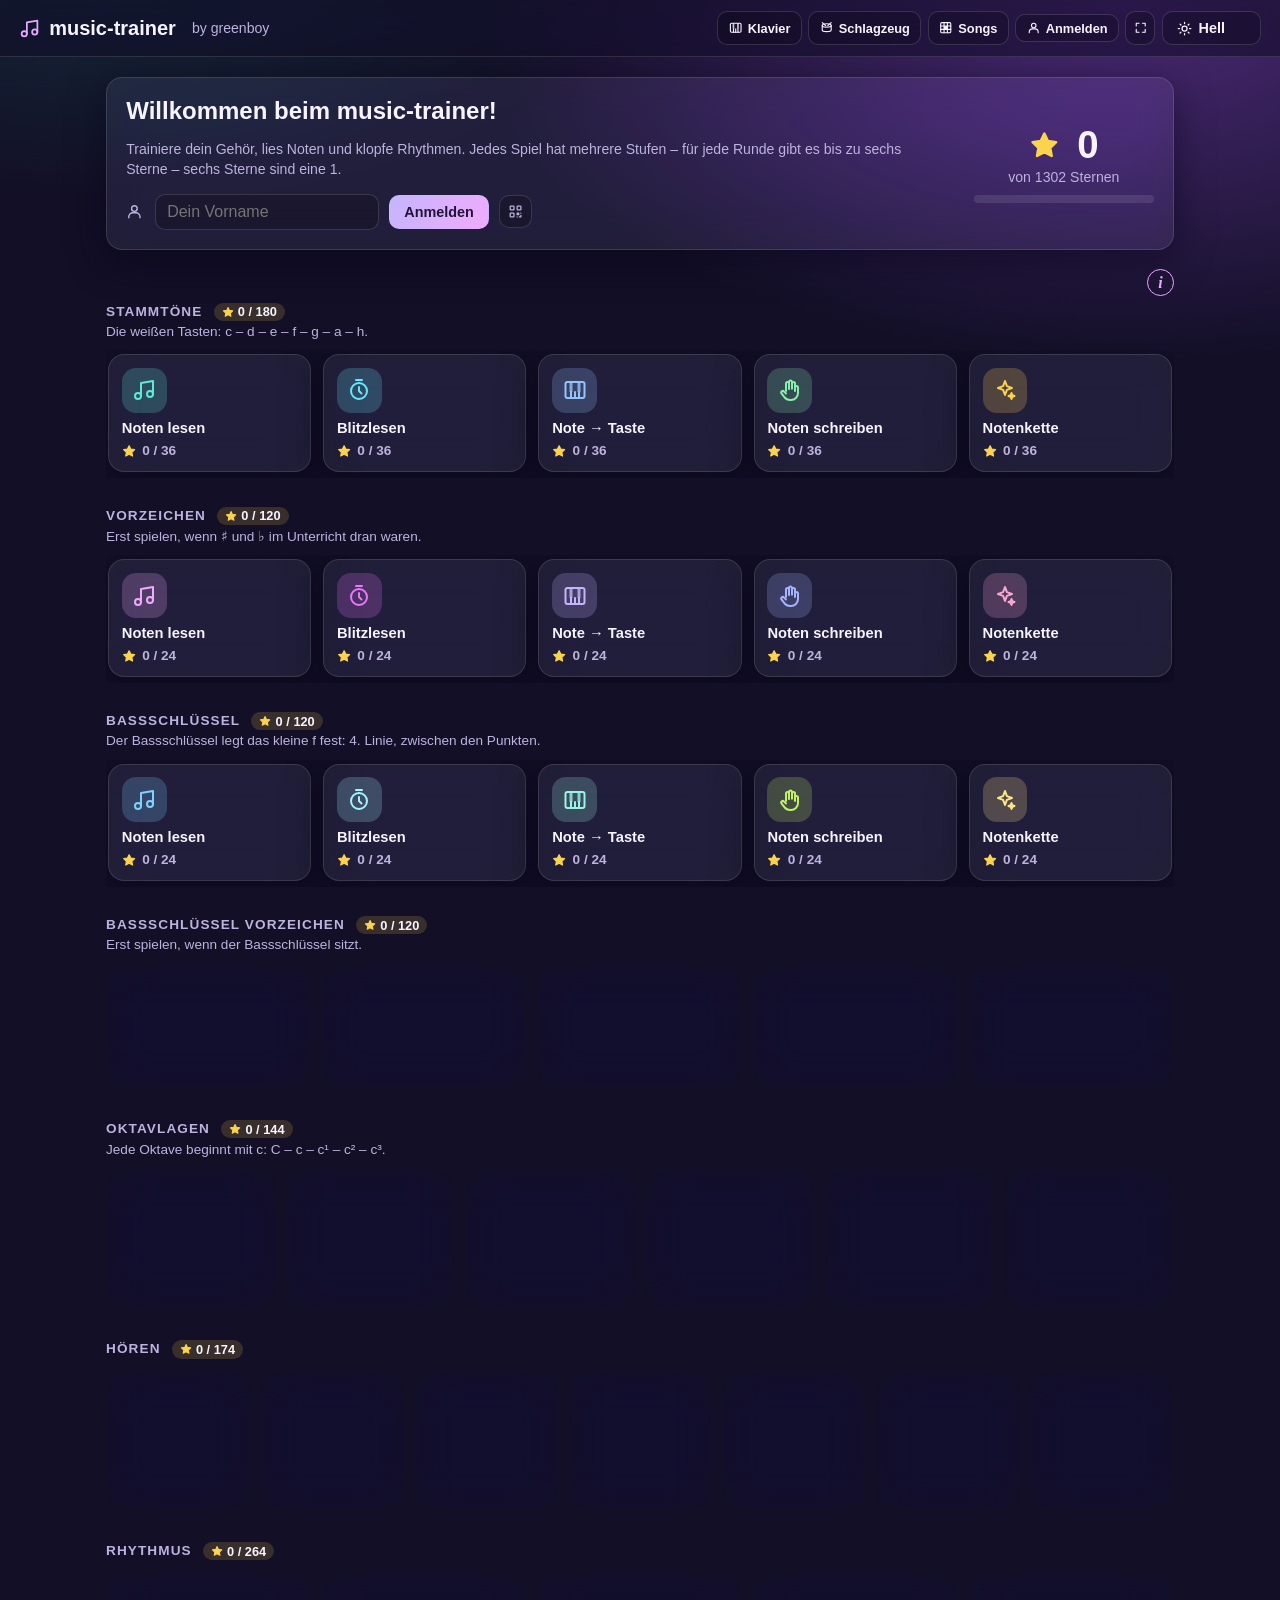
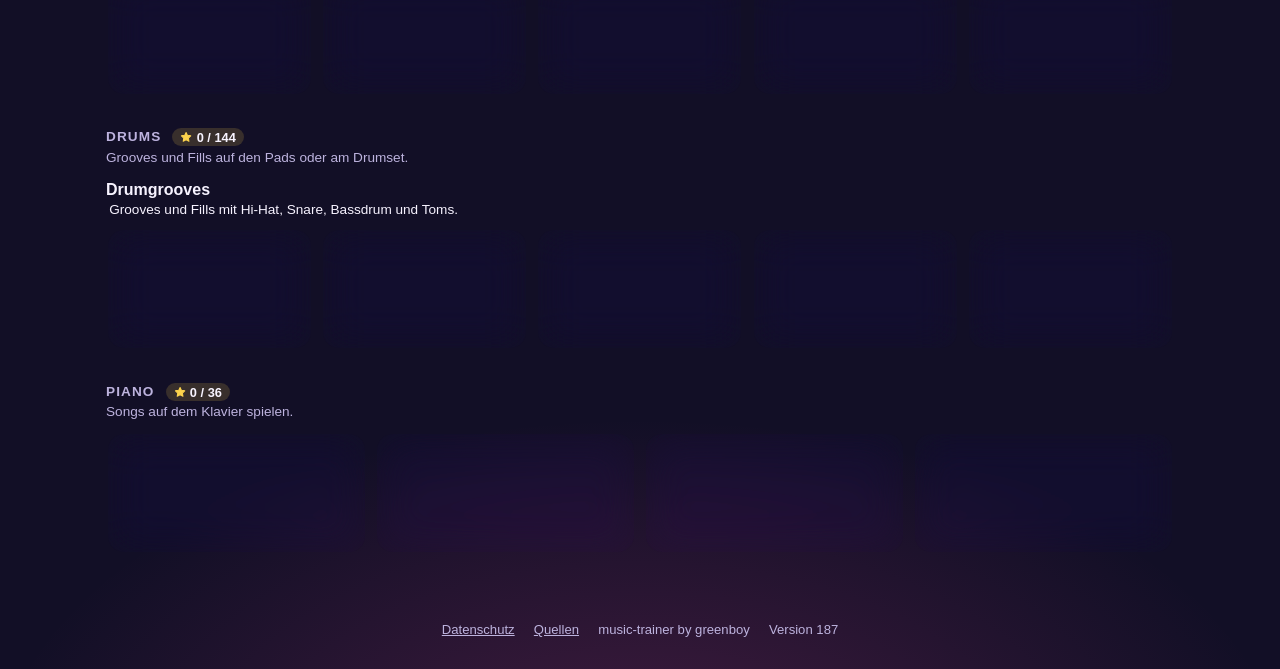
<file: index.html>
<!DOCTYPE html>
<html lang="de">
<head>
<meta charset="UTF-8">
<meta name="viewport" content="width=device-width, initial-scale=1.0">
<meta name="robots" content="noindex, nofollow">
<title>music-trainer by greenboy</title>
<link rel="stylesheet" href="style.css?v=187">
<link rel="icon" href="data:image/svg+xml,<svg xmlns=%22http://www.w3.org/2000/svg%22 viewBox=%220 0 24 24%22 fill=%22none%22 stroke=%22%23a855f7%22 stroke-width=%222%22 stroke-linecap=%22round%22 stroke-linejoin=%22round%22><path d=%22M9 18V5l12-2v13%22/><circle cx=%226%22 cy=%2218%22 r=%223%22/><circle cx=%2218%22 cy=%2216%22 r=%223%22/></svg>">
<script src="js/icons.js?v=187"></script>
<script src="js/theme.js?v=187"></script>
</head>
<body>

<header class="topbar">
  <h1><a href="#/" data-icon="music">music-trainer</a></h1>
  <span class="hint untertitel">by greenboy</span>
  <div class="topbar-rechts">
    <a id="btn-klavier" class="knopf small" href="#/klavier" data-icon="piano" title="Klavier zum freien Spielen"><span class="nur-breit">Klavier</span></a>
    <a id="btn-schlagzeug" class="knopf small" href="#/schlagzeug" data-icon="drum" title="Schlagzeug zum freien Spielen"><span class="nur-breit">Schlagzeug</span></a>
    <a id="btn-songbaukasten" class="knopf small" href="#/songbaukasten" data-icon="raster" title="Songbaukasten – eigene Songs in Kästchen bauen"><span class="nur-breit">Songs</span></a>
    <span id="konto-leiste" class="konto-leiste"></span>
    <button id="btn-vollbild" class="small" type="button" title="Vollbild – ohne Adressleiste spielen" aria-label="Vollbild"></button>
    <button id="btn-theme" title="Zum hellen Design wechseln">Hell</button>
  </div>
</header>

<main id="app" class="seite"></main>

<footer class="fusszeile">
  <a href="datenschutz.html">Datenschutz</a>
  <a href="quellen.html">Quellen</a>
  <span>music-trainer by greenboy</span>
  <span id="version"></span>
</footer>
<script>
  /* Versionsnummer = ?v= der eingebundenen Dateien (wird ohnehin hochgezählt) */
  (() => { const m = document.querySelector('link[href*="?v="]')?.href.match(/\?v=(\d+)/);
    if (m) document.getElementById('version').textContent = 'Version ' + m[1]; })();
</script>

<script src="js/ton.js?v=187"></script>
<script src="js/notenbild.js?v=187"></script>
<script src="js/konto.js?v=187"></script>
<script src="js/spiele.js?v=187"></script>
<script src="js/notenspiele.js?v=187"></script>
<script src="js/instrumente.js?v=187"></script>
<script src="js/hoerbeispiele.js?v=187"></script>
<script src="js/bauen.js?v=187"></script>
<script src="js/drumgrooves.js?v=187"></script>
<script src="js/vollbild.js?v=187"></script>
<script src="js/metronom.js?v=187"></script>
<script src="js/klavierseite.js?v=187"></script>
<script src="js/pruefung.js?v=187"></script>
<script src="js/klavierpruefung.js?v=187"></script>
<script src="js/schlagzeug.js?v=187"></script>
<script src="js/songbaukasten.js?v=187"></script>
<script src="js/app.js?v=187"></script>
</body>
</html>
</file>
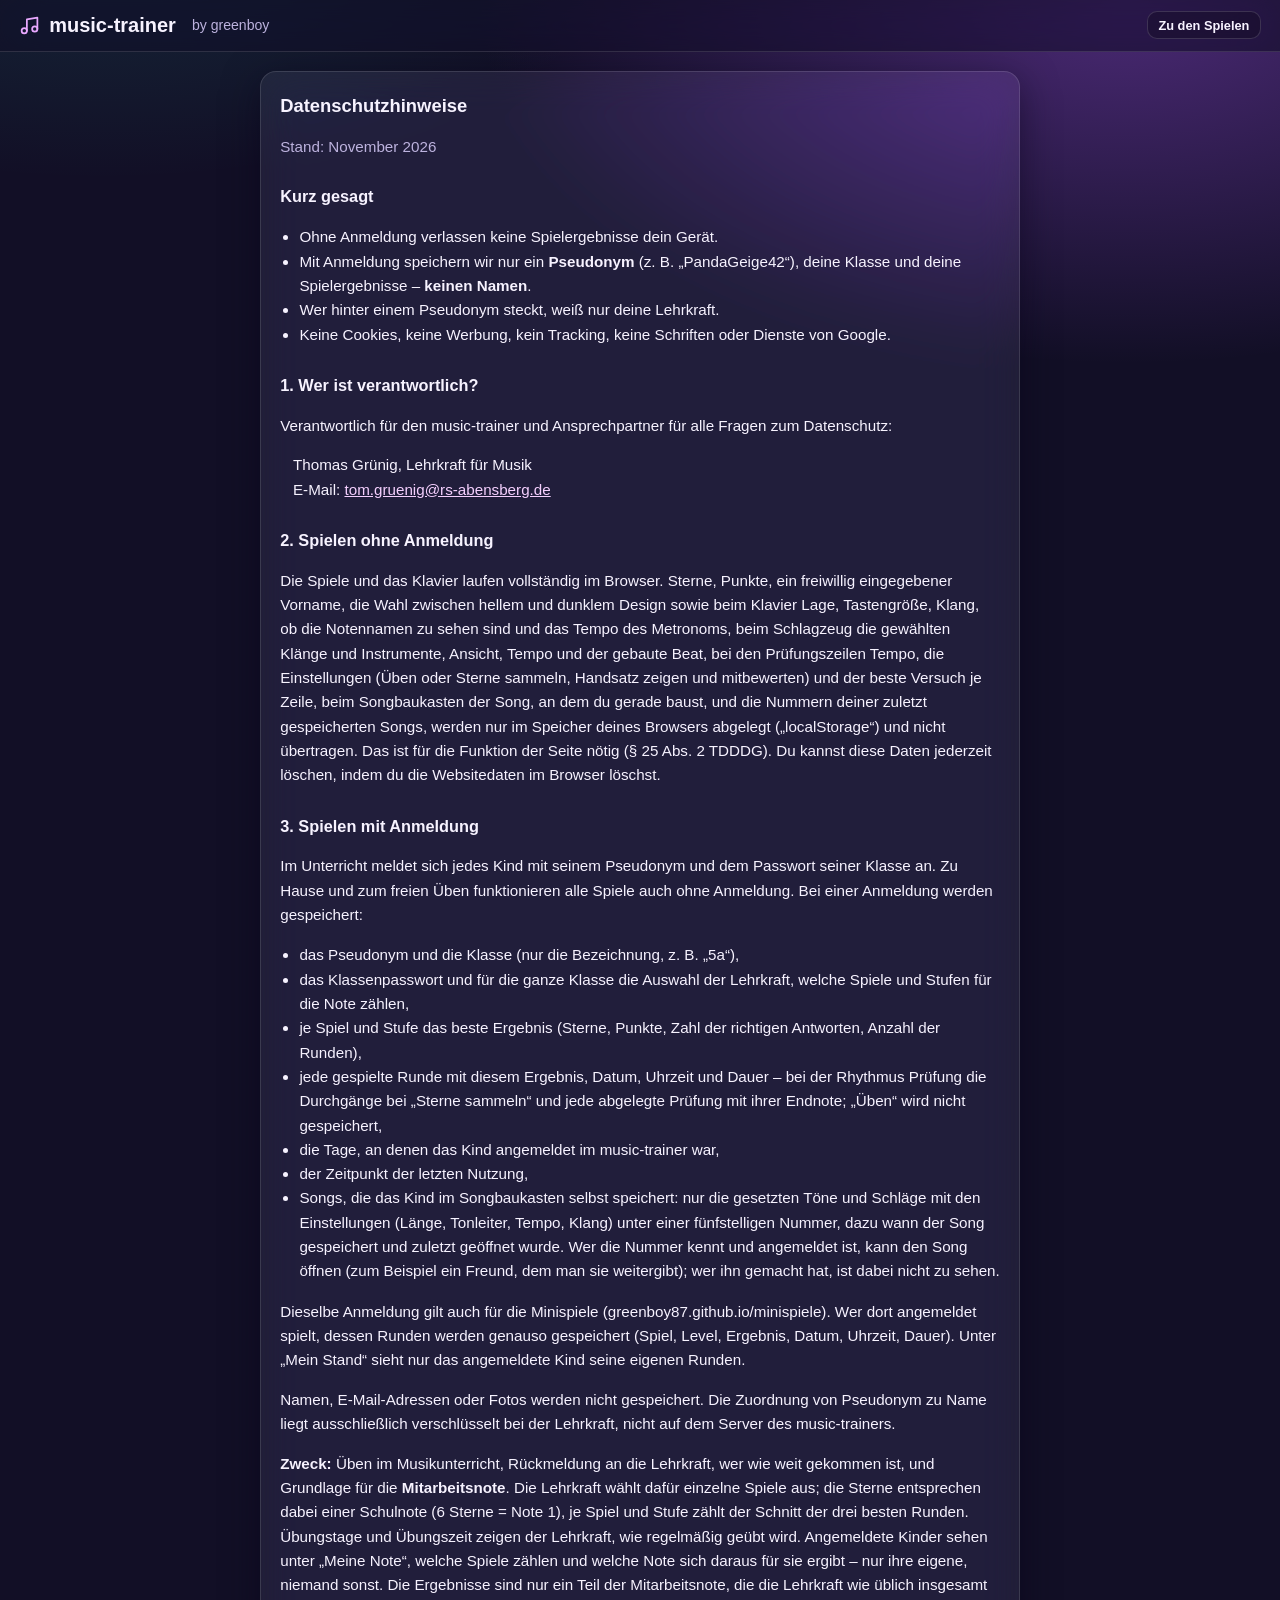
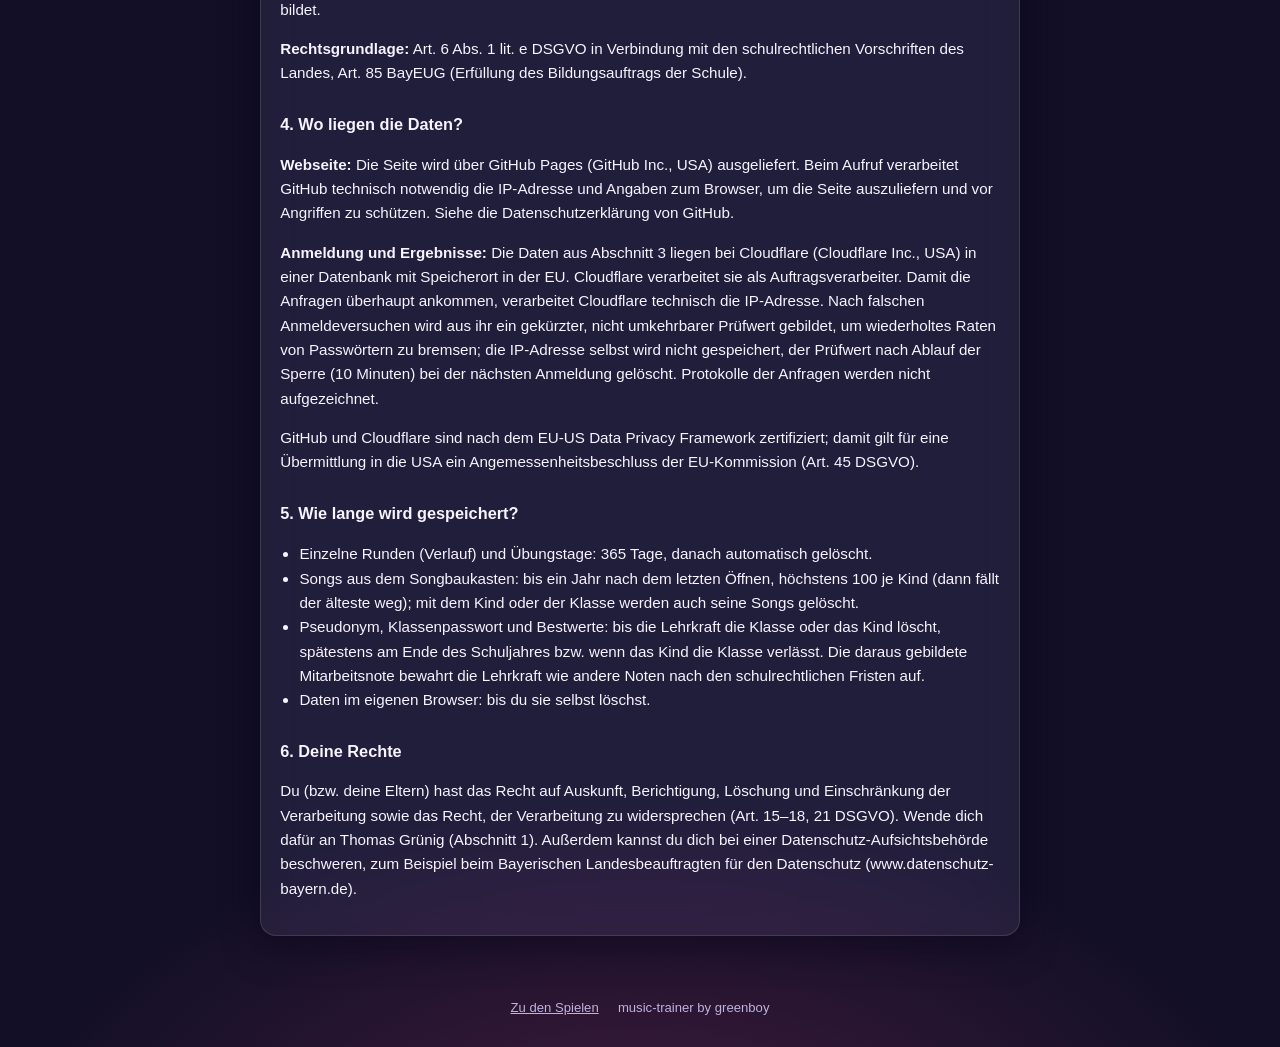
<file: datenschutz.html>
<!DOCTYPE html>
<html lang="de">
<head>
<meta charset="UTF-8">
<meta name="viewport" content="width=device-width, initial-scale=1.0">
<meta name="robots" content="noindex, nofollow">
<title>Datenschutz – music-trainer</title>
<link rel="stylesheet" href="style.css?v=187">
<script src="js/icons.js?v=187"></script>
<script src="js/theme.js?v=187"></script>
</head>
<body>

<header class="topbar">
  <h1><a href="index.html" data-icon="music">music-trainer</a></h1>
  <span class="hint untertitel">by greenboy</span>
  <div class="topbar-rechts">
    <a class="knopf small" href="index.html">Zu den Spielen</a>
  </div>
</header>

<main class="seite">
<article class="card rechtstext">
<h2>Datenschutzhinweise</h2>
<p class="hint">Stand: November 2026</p>

<h3>Kurz gesagt</h3>
<ul>
  <li>Ohne Anmeldung verlassen keine Spielergebnisse dein Gerät.</li>
  <li>Mit Anmeldung speichern wir nur ein <strong>Pseudonym</strong> (z.&nbsp;B. „PandaGeige42“), deine Klasse
      und deine Spielergebnisse – <strong>keinen Namen</strong>.</li>
  <li>Wer hinter einem Pseudonym steckt, weiß nur deine Lehrkraft.</li>
  <li>Keine Cookies, keine Werbung, kein Tracking, keine Schriften oder Dienste von Google.</li>
</ul>

<h3>1. Wer ist verantwortlich?</h3>
<p>Verantwortlich für den music-trainer und Ansprechpartner für alle Fragen zum Datenschutz:</p>
<p class="adresse">Thomas Grünig, Lehrkraft für Musik<br>
  E-Mail: <a href="mailto:tom.gruenig@rs-abensberg.de">tom.gruenig@rs-abensberg.de</a></p>

<h3>2. Spielen ohne Anmeldung</h3>
<p>Die Spiele und das Klavier laufen vollständig im Browser. Sterne, Punkte, ein freiwillig eingegebener Vorname,
  die Wahl zwischen hellem und dunklem Design sowie beim Klavier Lage, Tastengröße, Klang, ob die Notennamen zu sehen sind und das Tempo des Metronoms, beim Schlagzeug die gewählten Klänge und Instrumente, Ansicht, Tempo und der gebaute Beat, bei den Prüfungszeilen Tempo, die Einstellungen (Üben oder Sterne sammeln, Handsatz zeigen und mitbewerten) und der beste Versuch je Zeile, beim Songbaukasten der Song, an dem du gerade baust, und die Nummern deiner zuletzt gespeicherten Songs, werden
  nur im Speicher deines Browsers abgelegt („localStorage“) und nicht übertragen. Das ist für die Funktion der Seite nötig (§&nbsp;25 Abs.&nbsp;2 TDDDG). Du kannst diese Daten jederzeit
  löschen, indem du die Websitedaten im Browser löschst.</p>

<h3>3. Spielen mit Anmeldung</h3>
<p>Im Unterricht meldet sich jedes Kind mit seinem Pseudonym und dem Passwort seiner Klasse an. Zu Hause und
  zum freien Üben funktionieren alle Spiele auch ohne Anmeldung. Bei einer Anmeldung werden gespeichert:</p>
<ul>
  <li>das Pseudonym und die Klasse (nur die Bezeichnung, z.&nbsp;B. „5a“),</li>
  <li>das Klassenpasswort und für die ganze Klasse die Auswahl der Lehrkraft, welche Spiele und Stufen für die
      Note zählen,</li>
  <li>je Spiel und Stufe das beste Ergebnis (Sterne, Punkte, Zahl der richtigen Antworten, Anzahl der Runden),</li>
  <li>jede gespielte Runde mit diesem Ergebnis, Datum, Uhrzeit und Dauer – bei der Rhythmus Prüfung die Durchgänge
      bei „Sterne sammeln“ und jede abgelegte Prüfung mit ihrer Endnote; „Üben“ wird nicht gespeichert,</li>
  <li>die Tage, an denen das Kind angemeldet im music-trainer war,</li>
  <li>der Zeitpunkt der letzten Nutzung,</li>
  <li>Songs, die das Kind im Songbaukasten selbst speichert: nur die gesetzten Töne und Schläge mit den
      Einstellungen (Länge, Tonleiter, Tempo, Klang) unter einer fünfstelligen Nummer, dazu wann der Song
      gespeichert und zuletzt geöffnet wurde. Wer die Nummer kennt und angemeldet ist, kann den Song öffnen
      (zum Beispiel ein Freund, dem man sie weitergibt); wer ihn gemacht hat, ist dabei nicht zu sehen.</li>
</ul>
<p>Dieselbe Anmeldung gilt auch für die Minispiele (greenboy87.github.io/minispiele). Wer dort angemeldet spielt,
  dessen Runden werden genauso gespeichert (Spiel, Level, Ergebnis, Datum, Uhrzeit, Dauer). Unter „Mein Stand“
  sieht nur das angemeldete Kind seine eigenen Runden.</p>
<p>Namen, E-Mail-Adressen oder Fotos werden nicht gespeichert. Die Zuordnung von Pseudonym zu Name liegt
  ausschließlich verschlüsselt bei der Lehrkraft, nicht auf dem Server des music-trainers.</p>
<p><strong>Zweck:</strong> Üben im Musikunterricht, Rückmeldung an die Lehrkraft, wer wie weit gekommen ist, und
  Grundlage für die <strong>Mitarbeitsnote</strong>. Die Lehrkraft wählt dafür einzelne Spiele aus; die Sterne
  entsprechen dabei einer Schulnote (6&nbsp;Sterne = Note&nbsp;1), je Spiel und Stufe zählt der Schnitt der drei besten
  Runden. Übungstage und Übungszeit zeigen der Lehrkraft, wie regelmäßig geübt wird. Angemeldete Kinder sehen unter „Meine Note“,
  welche Spiele zählen und welche Note sich daraus für sie ergibt – nur ihre eigene, niemand sonst. Die Ergebnisse
  sind nur ein Teil der Mitarbeitsnote, die die Lehrkraft wie üblich insgesamt bildet.</p>
<p><strong>Rechtsgrundlage:</strong> Art.&nbsp;6 Abs.&nbsp;1 lit.&nbsp;e DSGVO in Verbindung mit den schulrechtlichen Vorschriften
  des Landes, Art.&nbsp;85 BayEUG (Erfüllung des Bildungsauftrags der Schule).</p>

<h3>4. Wo liegen die Daten?</h3>
<p><strong>Webseite:</strong> Die Seite wird über GitHub Pages (GitHub Inc., USA) ausgeliefert. Beim Aufruf
  verarbeitet GitHub technisch notwendig die IP-Adresse und Angaben zum Browser, um die Seite auszuliefern
  und vor Angriffen zu schützen. Siehe die Datenschutzerklärung von GitHub.</p>
<p><strong>Anmeldung und Ergebnisse:</strong> Die Daten aus Abschnitt&nbsp;3 liegen bei Cloudflare (Cloudflare Inc.,
  USA) in einer Datenbank mit Speicherort in der EU. Cloudflare verarbeitet sie als Auftragsverarbeiter.
  Damit die Anfragen überhaupt ankommen, verarbeitet Cloudflare technisch die IP-Adresse. Nach falschen
  Anmeldeversuchen wird aus ihr ein gekürzter, nicht umkehrbarer Prüfwert gebildet, um wiederholtes Raten von
  Passwörtern zu bremsen; die IP-Adresse selbst wird nicht gespeichert, der Prüfwert nach Ablauf der Sperre
  (10&nbsp;Minuten) bei der nächsten Anmeldung gelöscht. Protokolle der Anfragen werden nicht aufgezeichnet.</p>
<p>GitHub und Cloudflare sind nach dem EU-US Data Privacy Framework zertifiziert; damit gilt für eine
  Übermittlung in die USA ein Angemessenheitsbeschluss der EU-Kommission (Art.&nbsp;45 DSGVO).</p>

<h3>5. Wie lange wird gespeichert?</h3>
<ul>
  <li>Einzelne Runden (Verlauf) und Übungstage: 365 Tage, danach automatisch gelöscht.</li>
  <li>Songs aus dem Songbaukasten: bis ein Jahr nach dem letzten Öffnen, höchstens 100 je Kind (dann fällt der
      älteste weg); mit dem Kind oder der Klasse werden auch seine Songs gelöscht.</li>
  <li>Pseudonym, Klassenpasswort und Bestwerte: bis die Lehrkraft die Klasse oder das Kind löscht, spätestens
      am Ende des Schuljahres bzw. wenn das Kind die Klasse verlässt. Die daraus gebildete Mitarbeitsnote bewahrt
      die Lehrkraft wie andere Noten nach den schulrechtlichen Fristen auf.</li>
  <li>Daten im eigenen Browser: bis du sie selbst löschst.</li>
</ul>

<h3>6. Deine Rechte</h3>
<p>Du (bzw. deine Eltern) hast das Recht auf Auskunft, Berichtigung, Löschung und Einschränkung der Verarbeitung
  sowie das Recht, der Verarbeitung zu widersprechen (Art.&nbsp;15–18, 21 DSGVO). Wende dich dafür an
  Thomas Grünig (Abschnitt&nbsp;1). Außerdem kannst du dich bei einer Datenschutz-Aufsichtsbehörde beschweren,
  zum Beispiel beim Bayerischen Landesbeauftragten für den Datenschutz (www.datenschutz-bayern.de).</p>
</article>
</main>

<footer class="fusszeile">
  <a href="index.html">Zu den Spielen</a>
  <span>music-trainer by greenboy</span>
</footer>

<script>
  Icons.hydrate();
</script>
</body>
</html>
</file>
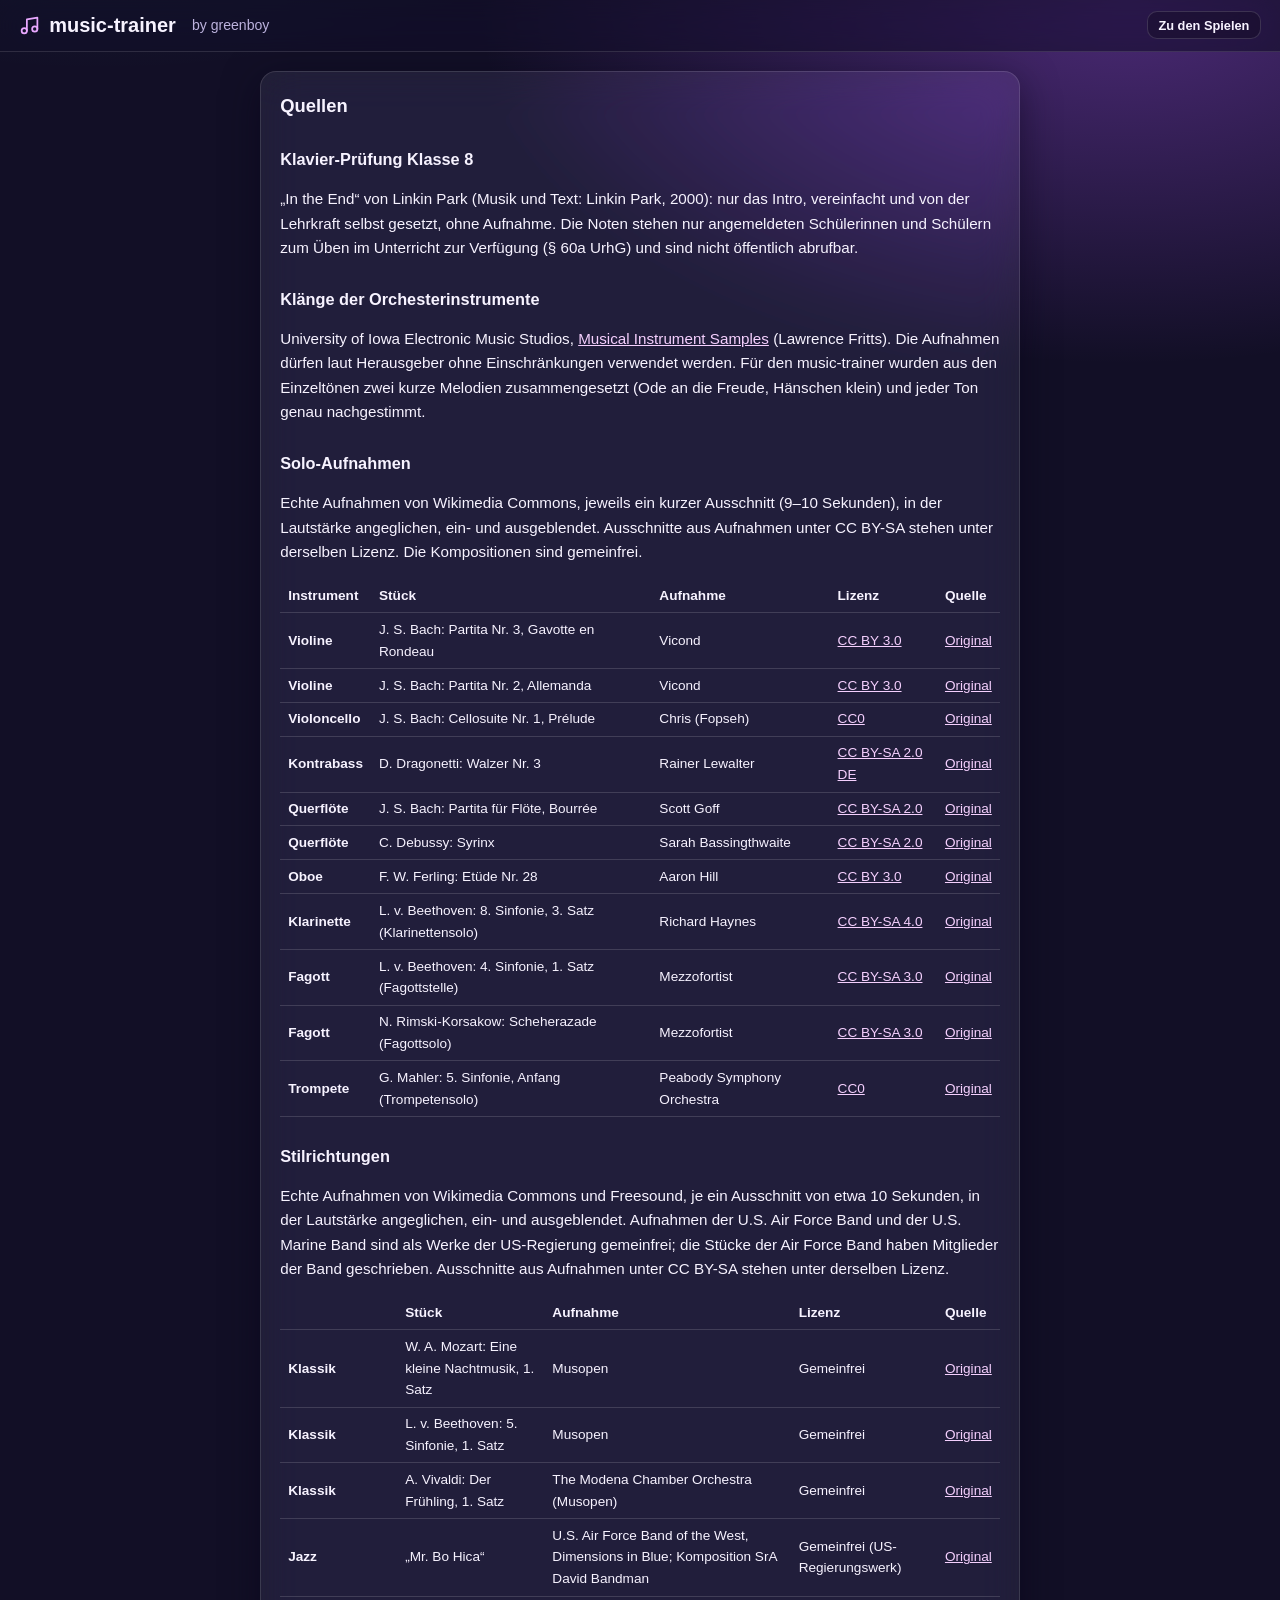
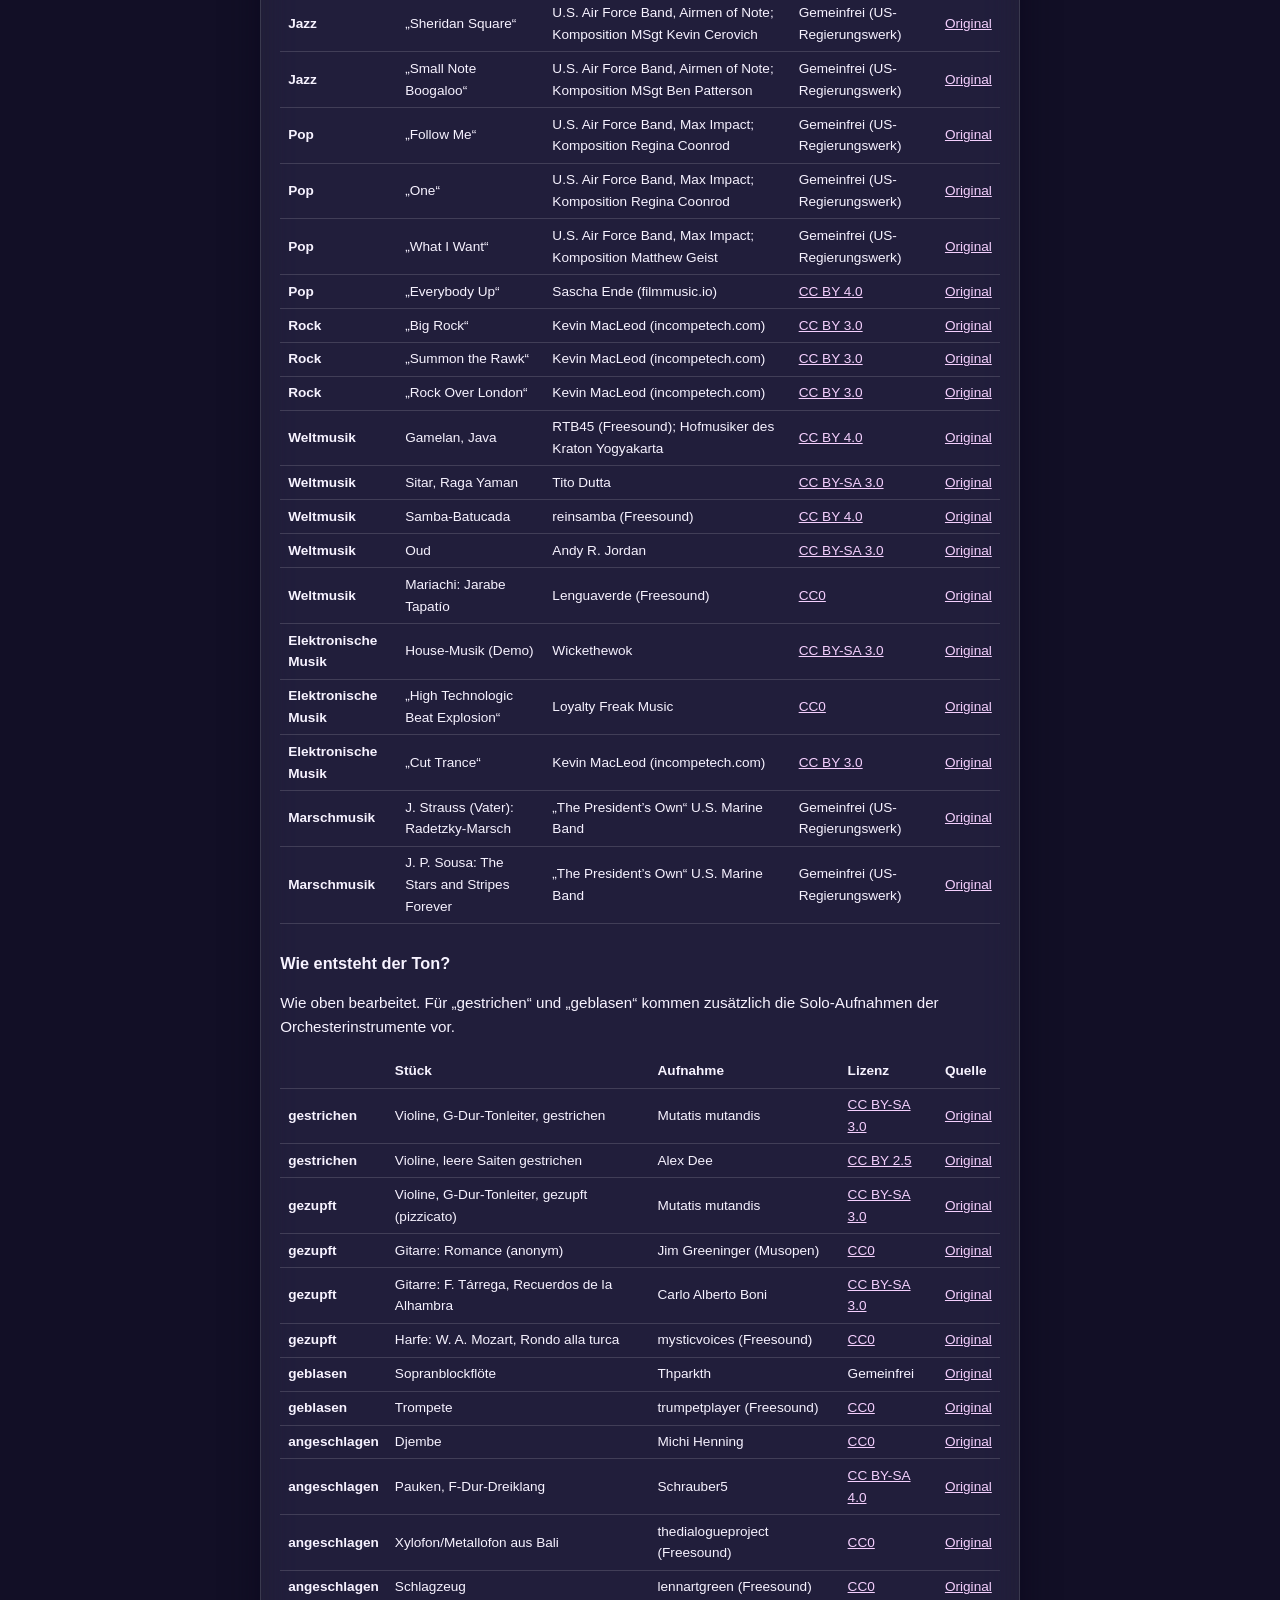
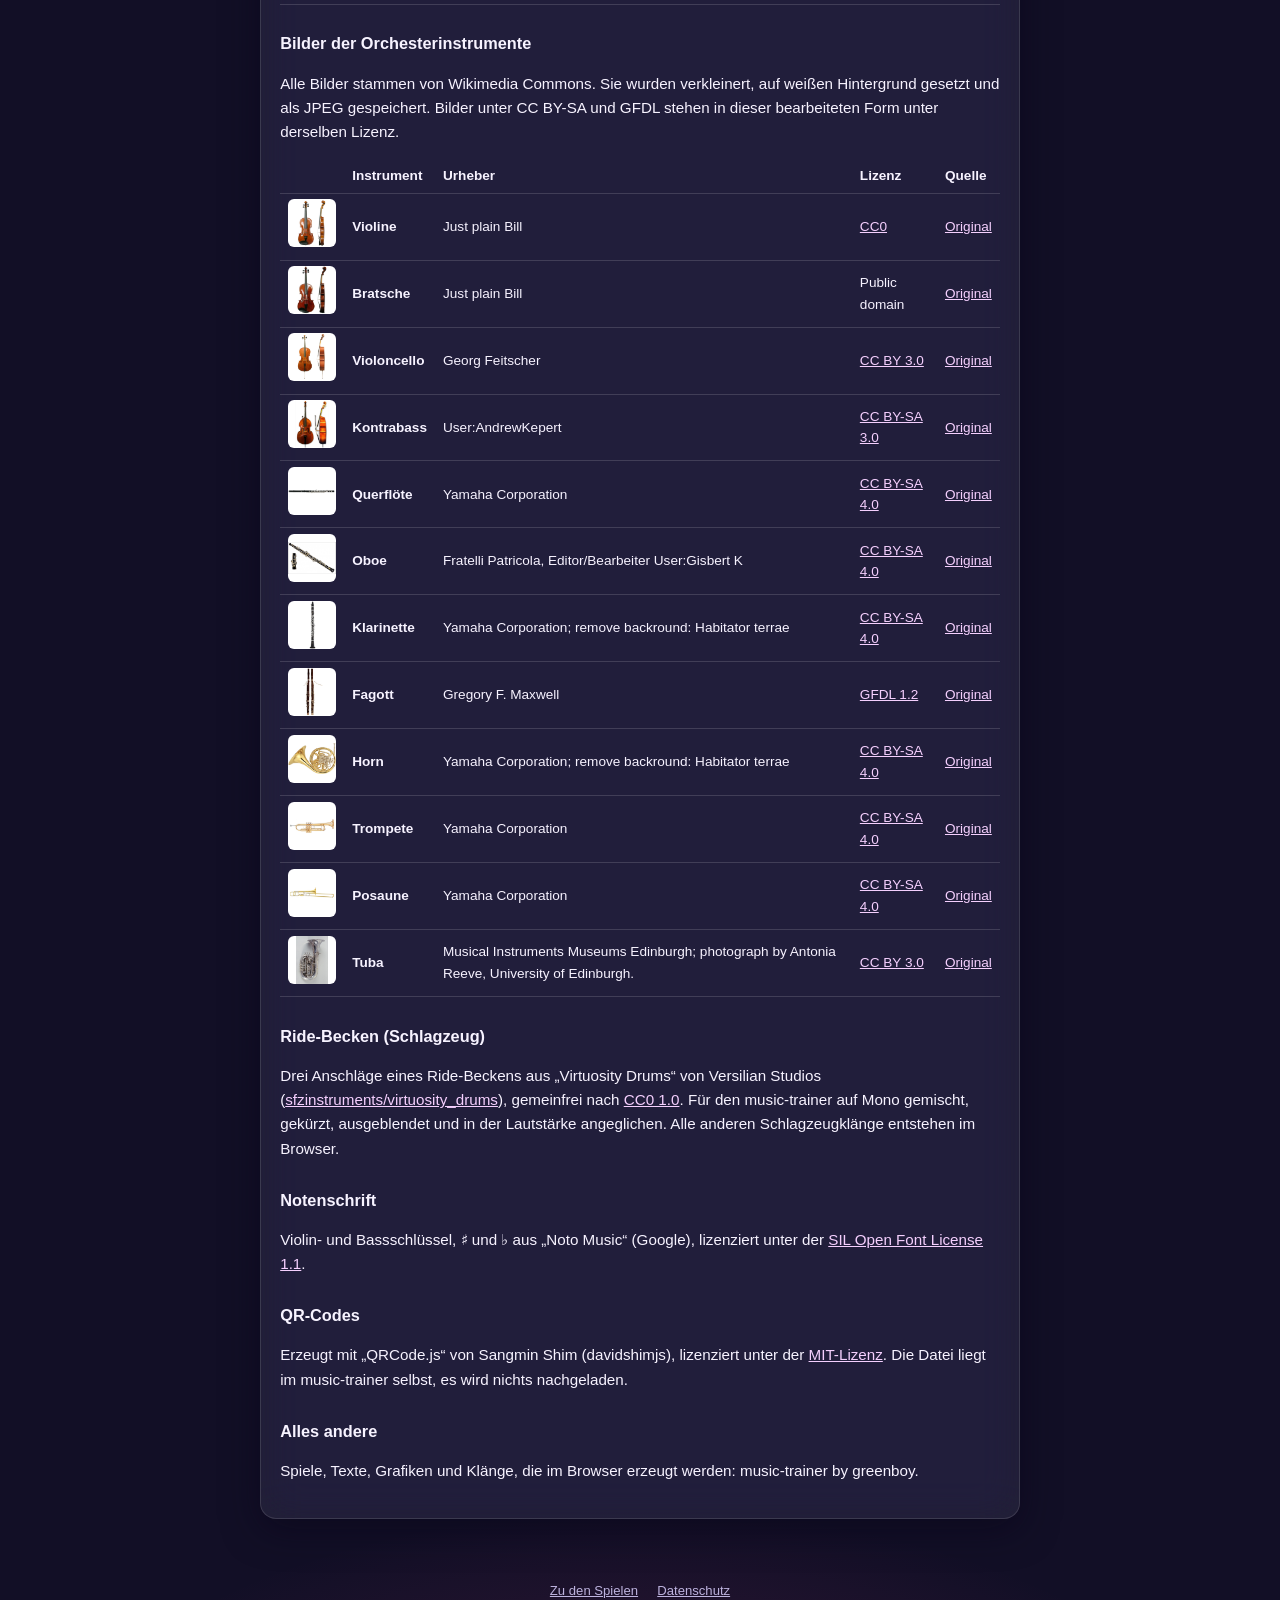
<file: quellen.html>
<!DOCTYPE html>
<html lang="de">
<head>
<meta charset="UTF-8">
<meta name="viewport" content="width=device-width, initial-scale=1.0">
<meta name="robots" content="noindex, nofollow">
<title>Quellen – music-trainer</title>
<link rel="stylesheet" href="style.css?v=45">
<script src="js/icons.js?v=45"></script>
<script src="js/theme.js?v=45"></script>
</head>
<body>

<header class="topbar">
  <h1><a href="index.html" data-icon="music">music-trainer</a></h1>
  <span class="hint untertitel">by greenboy</span>
  <div class="topbar-rechts"><a class="knopf small" href="index.html">Zu den Spielen</a></div>
</header>

<main class="seite">
<article class="card rechtstext">
<h2>Quellen</h2>

<h3>Klavier-Prüfung Klasse 8</h3>
<p>„In the End“ von Linkin Park (Musik und Text: Linkin Park, 2000): nur das Intro, vereinfacht und von der Lehrkraft selbst gesetzt,
  ohne Aufnahme. Die Noten stehen nur angemeldeten Schülerinnen und Schülern zum Üben im Unterricht zur Verfügung (§ 60a UrhG)
  und sind nicht öffentlich abrufbar.</p>

<h3>Klänge der Orchesterinstrumente</h3>
<p>University of Iowa Electronic Music Studios, <a href="https://theremin.music.uiowa.edu/MIS.html" target="_blank" rel="noopener">Musical
  Instrument Samples</a> (Lawrence Fritts). Die Aufnahmen dürfen laut Herausgeber ohne Einschränkungen verwendet werden.
  Für den music-trainer wurden aus den Einzeltönen zwei kurze Melodien zusammengesetzt (Ode an die Freude, Hänschen klein) und jeder Ton genau nachgestimmt.</p>

<h3>Solo-Aufnahmen</h3>
<p>Echte Aufnahmen von Wikimedia Commons, jeweils ein kurzer Ausschnitt (9–10 Sekunden), in der Lautstärke
  angeglichen, ein- und ausgeblendet. Ausschnitte aus Aufnahmen unter CC BY-SA stehen unter derselben Lizenz.
  Die Kompositionen sind gemeinfrei.</p>
<div class="quellen-rahmen">
<table class="quellen">
  <thead><tr><th>Instrument</th><th>Stück</th><th>Aufnahme</th><th>Lizenz</th><th>Quelle</th></tr></thead>
  <tbody>
    <tr><td><strong>Violine</strong></td><td>J. S. Bach: Partita Nr. 3, Gavotte en Rondeau</td><td>Vicond</td><td><a href="https://creativecommons.org/licenses/by/3.0" target="_blank" rel="noopener">CC BY 3.0</a></td><td><a href="https://commons.wikimedia.org/wiki/File:J.S.Bach_partita_No.3_Gavotte_in_Rondeau.ogg" target="_blank" rel="noopener">Original</a></td></tr>
    <tr><td><strong>Violine</strong></td><td>J. S. Bach: Partita Nr. 2, Allemanda</td><td>Vicond</td><td><a href="https://creativecommons.org/licenses/by/3.0" target="_blank" rel="noopener">CC BY 3.0</a></td><td><a href="https://commons.wikimedia.org/wiki/File:Partita_No.2_J.S.Bach_(Allemanda).ogg" target="_blank" rel="noopener">Original</a></td></tr>
    <tr><td><strong>Violoncello</strong></td><td>J. S. Bach: Cellosuite Nr. 1, Prélude</td><td>Chris (Fopseh)</td><td><a href="https://creativecommons.org/publicdomain/zero/1.0/" target="_blank" rel="noopener">CC0</a></td><td><a href="https://commons.wikimedia.org/wiki/File:Bach_Cello_Suite_1_Prelude_(BWV_1007)_Played_by_Chris.ogg" target="_blank" rel="noopener">Original</a></td></tr>
    <tr><td><strong>Kontrabass</strong></td><td>D. Dragonetti: Walzer Nr. 3</td><td>Rainer Lewalter</td><td><a href="https://creativecommons.org/licenses/by-sa/2.0/de/" target="_blank" rel="noopener">CC BY-SA 2.0 DE</a></td><td><a href="https://commons.wikimedia.org/wiki/File:Dragonetti_twelve_Waltzes_No_3.ogg" target="_blank" rel="noopener">Original</a></td></tr>
    <tr><td><strong>Querflöte</strong></td><td>J. S. Bach: Partita für Flöte, Bourrée</td><td>Scott Goff</td><td><a href="https://creativecommons.org/licenses/by-sa/2.0" target="_blank" rel="noopener">CC BY-SA 2.0</a></td><td><a href="https://commons.wikimedia.org/wiki/File:Bach_-_Partita_For_Solo_Flute_-_Modern_Flute_-_4._Bouree.ogg" target="_blank" rel="noopener">Original</a></td></tr>
    <tr><td><strong>Querflöte</strong></td><td>C. Debussy: Syrinx</td><td>Sarah Bassingthwaite</td><td><a href="https://creativecommons.org/licenses/by-sa/2.0" target="_blank" rel="noopener">CC BY-SA 2.0</a></td><td><a href="https://commons.wikimedia.org/wiki/File:Debussy_-_Syrinx.ogg" target="_blank" rel="noopener">Original</a></td></tr>
    <tr><td><strong>Oboe</strong></td><td>F. W. Ferling: Etüde Nr. 28</td><td>Aaron Hill</td><td><a href="https://creativecommons.org/licenses/by/3.0" target="_blank" rel="noopener">CC BY 3.0</a></td><td><a href="https://commons.wikimedia.org/wiki/File:Ferling_Oboe_Study_No_28_Aaron_Hill.ogg" target="_blank" rel="noopener">Original</a></td></tr>
    <tr><td><strong>Klarinette</strong></td><td>L. v. Beethoven: 8. Sinfonie, 3. Satz (Klarinettensolo)</td><td>Richard Haynes</td><td><a href="https://creativecommons.org/licenses/by-sa/4.0" target="_blank" rel="noopener">CC BY-SA 4.0</a></td><td><a href="https://commons.wikimedia.org/wiki/File:B-Klarinette,_Beeth_8.III.ogg" target="_blank" rel="noopener">Original</a></td></tr>
    <tr><td><strong>Fagott</strong></td><td>L. v. Beethoven: 4. Sinfonie, 1. Satz (Fagottstelle)</td><td>Mezzofortist</td><td><a href="https://creativecommons.org/licenses/by-sa/3.0/" target="_blank" rel="noopener">CC BY-SA 3.0</a></td><td><a href="https://commons.wikimedia.org/wiki/File:Bassoon_beethoven.ogg" target="_blank" rel="noopener">Original</a></td></tr>
    <tr><td><strong>Fagott</strong></td><td>N. Rimski-Korsakow: Scheherazade (Fagottsolo)</td><td>Mezzofortist</td><td><a href="https://creativecommons.org/licenses/by-sa/3.0/" target="_blank" rel="noopener">CC BY-SA 3.0</a></td><td><a href="https://commons.wikimedia.org/wiki/File:Bassoon_rimsky.ogg" target="_blank" rel="noopener">Original</a></td></tr>
    <tr><td><strong>Trompete</strong></td><td>G. Mahler: 5. Sinfonie, Anfang (Trompetensolo)</td><td>Peabody Symphony Orchestra</td><td><a href="https://creativecommons.org/publicdomain/zero/1.0/" target="_blank" rel="noopener">CC0</a></td><td><a href="https://commons.wikimedia.org/wiki/File:Mahler_Symphony_No._5,_I._Trauermarsch.ogg" target="_blank" rel="noopener">Original</a></td></tr>
  </tbody>
</table>
</div>

<h3>Stilrichtungen</h3>
<p>Echte Aufnahmen von Wikimedia Commons und Freesound, je ein Ausschnitt von etwa 10 Sekunden, in der Lautstärke
  angeglichen, ein- und ausgeblendet. Aufnahmen der U.S. Air Force Band und der U.S. Marine Band sind als Werke der
  US-Regierung gemeinfrei; die Stücke der Air Force Band haben Mitglieder der Band geschrieben. Ausschnitte aus
  Aufnahmen unter CC BY-SA stehen unter derselben Lizenz.</p>
<div class="quellen-rahmen">
<table class="quellen">
  <thead><tr><th></th><th>Stück</th><th>Aufnahme</th><th>Lizenz</th><th>Quelle</th></tr></thead>
  <tbody>
    <tr><td><strong>Klassik</strong></td><td>W. A. Mozart: Eine kleine Nachtmusik, 1. Satz</td><td>Musopen</td><td>Gemeinfrei</td><td><a href="https://commons.wikimedia.org/wiki/File:Mozart_K525_Serenade_in_G_Major_1_-_Allegro.ogg" target="_blank" rel="noopener">Original</a></td></tr>
    <tr><td><strong>Klassik</strong></td><td>L. v. Beethoven: 5. Sinfonie, 1. Satz</td><td>Musopen</td><td>Gemeinfrei</td><td><a href="https://commons.wikimedia.org/wiki/File:Ludwig_van_Beethoven_-_symphony_no._5_in_c_minor%2C_op._67_-_i._allegro_con_brio.ogg" target="_blank" rel="noopener">Original</a></td></tr>
    <tr><td><strong>Klassik</strong></td><td>A. Vivaldi: Der Frühling, 1. Satz</td><td>The Modena Chamber Orchestra (Musopen)</td><td>Gemeinfrei</td><td><a href="https://commons.wikimedia.org/wiki/File:The_Modena_Chamber_Orchestra_-_Vivaldi%27s_Spring%2C_RV_269_-_I._Allegro.ogg" target="_blank" rel="noopener">Original</a></td></tr>
    <tr><td><strong>Jazz</strong></td><td>„Mr. Bo Hica“</td><td>U.S. Air Force Band of the West, Dimensions in Blue; Komposition SrA David Bandman</td><td>Gemeinfrei (US-Regierungswerk)</td><td><a href="https://commons.wikimedia.org/wiki/File:Mr._Bo_Hica_-_Dimensions_in_Blue_-_United_States_Air_Force_Band_of_the_West.mp3" target="_blank" rel="noopener">Original</a></td></tr>
    <tr><td><strong>Jazz</strong></td><td>„Sheridan Square“</td><td>U.S. Air Force Band, Airmen of Note; Komposition MSgt Kevin Cerovich</td><td>Gemeinfrei (US-Regierungswerk)</td><td><a href="https://commons.wikimedia.org/wiki/File:Sheridan_Square_-_Airmen_of_Note_-_United_States_Air_Force_Band.mp3" target="_blank" rel="noopener">Original</a></td></tr>
    <tr><td><strong>Jazz</strong></td><td>„Small Note Boogaloo“</td><td>U.S. Air Force Band, Airmen of Note; Komposition MSgt Ben Patterson</td><td>Gemeinfrei (US-Regierungswerk)</td><td><a href="https://commons.wikimedia.org/wiki/File:Small_Note_Boogaloo_-_Airmen_of_Note_-_United_States_Air_Force_Band.mp3" target="_blank" rel="noopener">Original</a></td></tr>
    <tr><td><strong>Pop</strong></td><td>„Follow Me“</td><td>U.S. Air Force Band, Max Impact; Komposition Regina Coonrod</td><td>Gemeinfrei (US-Regierungswerk)</td><td><a href="https://commons.wikimedia.org/wiki/File:Follow_Me_-_Max_Impact_-_United_States_Air_Force_Band.mp3" target="_blank" rel="noopener">Original</a></td></tr>
    <tr><td><strong>Pop</strong></td><td>„One“</td><td>U.S. Air Force Band, Max Impact; Komposition Regina Coonrod</td><td>Gemeinfrei (US-Regierungswerk)</td><td><a href="https://commons.wikimedia.org/wiki/File:One_-_Max_Impact_-_United_States_Air_Force_Band.mp3" target="_blank" rel="noopener">Original</a></td></tr>
    <tr><td><strong>Pop</strong></td><td>„What I Want“</td><td>U.S. Air Force Band, Max Impact; Komposition Matthew Geist</td><td>Gemeinfrei (US-Regierungswerk)</td><td><a href="https://commons.wikimedia.org/wiki/File:What_I_Want_-_Max_Impact_-_United_States_Air_Force_Band.mp3" target="_blank" rel="noopener">Original</a></td></tr>
    <tr><td><strong>Pop</strong></td><td>„Everybody Up“</td><td>Sascha Ende (filmmusic.io)</td><td><a href="https://creativecommons.org/licenses/by/4.0/" target="_blank" rel="noopener">CC BY 4.0</a></td><td><a href="https://commons.wikimedia.org/wiki/File:Everybody_Up_by_Sascha_Ende.mp3" target="_blank" rel="noopener">Original</a></td></tr>
    <tr><td><strong>Rock</strong></td><td>„Big Rock“</td><td>Kevin MacLeod (incompetech.com)</td><td><a href="https://creativecommons.org/licenses/by/3.0/" target="_blank" rel="noopener">CC BY 3.0</a></td><td><a href="https://commons.wikimedia.org/wiki/File:Big_Rock_%28ISRC_USUAN1100305%29.mp3" target="_blank" rel="noopener">Original</a></td></tr>
    <tr><td><strong>Rock</strong></td><td>„Summon the Rawk“</td><td>Kevin MacLeod (incompetech.com)</td><td><a href="https://creativecommons.org/licenses/by/3.0/" target="_blank" rel="noopener">CC BY 3.0</a></td><td><a href="https://commons.wikimedia.org/wiki/File:Summon_the_Rawk_%28ISRC_USUAN1200050%29.mp3" target="_blank" rel="noopener">Original</a></td></tr>
    <tr><td><strong>Rock</strong></td><td>„Rock Over London“</td><td>Kevin MacLeod (incompetech.com)</td><td><a href="https://creativecommons.org/licenses/by/3.0/" target="_blank" rel="noopener">CC BY 3.0</a></td><td><a href="https://commons.wikimedia.org/wiki/File:Rock_Over_London_%28ISRC_USUAN1100092%29.mp3" target="_blank" rel="noopener">Original</a></td></tr>
    <tr><td><strong>Weltmusik</strong></td><td>Gamelan, Java</td><td>RTB45 (Freesound); Hofmusiker des Kraton Yogyakarta</td><td><a href="https://creativecommons.org/licenses/by/4.0/" target="_blank" rel="noopener">CC BY 4.0</a></td><td><a href="https://commons.wikimedia.org/wiki/File:Gamelan_angka_1_Kraton_Ngayogyakarta.ogg" target="_blank" rel="noopener">Original</a></td></tr>
    <tr><td><strong>Weltmusik</strong></td><td>Sitar, Raga Yaman</td><td>Tito Dutta</td><td><a href="https://creativecommons.org/licenses/by-sa/3.0/" target="_blank" rel="noopener">CC BY-SA 3.0</a></td><td><a href="https://commons.wikimedia.org/wiki/File:Sitar_sample_yaman.ogg" target="_blank" rel="noopener">Original</a></td></tr>
    <tr><td><strong>Weltmusik</strong></td><td>Samba-Batucada</td><td>reinsamba (Freesound)</td><td><a href="https://creativecommons.org/licenses/by/4.0/" target="_blank" rel="noopener">CC BY 4.0</a></td><td><a href="https://commons.wikimedia.org/wiki/File:53704_reinsamba_samba-batucada1.wav" target="_blank" rel="noopener">Original</a></td></tr>
    <tr><td><strong>Weltmusik</strong></td><td>Oud</td><td>Andy R. Jordan</td><td><a href="https://creativecommons.org/licenses/by-sa/3.0/" target="_blank" rel="noopener">CC BY-SA 3.0</a></td><td><a href="https://commons.wikimedia.org/wiki/File:Oud_music_by_Andy_R._Jordan_1V2_short.mp3" target="_blank" rel="noopener">Original</a></td></tr>
    <tr><td><strong>Weltmusik</strong></td><td>Mariachi: Jarabe Tapatío</td><td>Lenguaverde (Freesound)</td><td><a href="https://creativecommons.org/publicdomain/zero/1.0/" target="_blank" rel="noopener">CC0</a></td><td><a href="https://freesound.org/people/Lenguaverde/sounds/177304/" target="_blank" rel="noopener">Original</a></td></tr>
    <tr><td><strong>Elektronische Musik</strong></td><td>House-Musik (Demo)</td><td>Wickethewok</td><td><a href="https://creativecommons.org/licenses/by-sa/3.0/" target="_blank" rel="noopener">CC BY-SA 3.0</a></td><td><a href="https://commons.wikimedia.org/wiki/File:House_Music_Demo.ogg" target="_blank" rel="noopener">Original</a></td></tr>
    <tr><td><strong>Elektronische Musik</strong></td><td>„High Technologic Beat Explosion“</td><td>Loyalty Freak Music</td><td><a href="https://creativecommons.org/publicdomain/zero/1.0/" target="_blank" rel="noopener">CC0</a></td><td><a href="https://commons.wikimedia.org/wiki/File:Loyalty_Freak_Music_-_02_-_High_Technologic_Beat_Explosion.ogg" target="_blank" rel="noopener">Original</a></td></tr>
    <tr><td><strong>Elektronische Musik</strong></td><td>„Cut Trance“</td><td>Kevin MacLeod (incompetech.com)</td><td><a href="https://creativecommons.org/licenses/by/3.0/" target="_blank" rel="noopener">CC BY 3.0</a></td><td><a href="https://commons.wikimedia.org/wiki/File:Cut_Trance_%28ISRC_USUAN1100273%29.mp3" target="_blank" rel="noopener">Original</a></td></tr>
    <tr><td><strong>Marschmusik</strong></td><td>J. Strauss (Vater): Radetzky-Marsch</td><td>„The President’s Own“ U.S. Marine Band</td><td>Gemeinfrei (US-Regierungswerk)</td><td><a href="https://commons.wikimedia.org/wiki/File:STRAUSS_Radetzky_March_-_%22The_President%27s_Own%22_U.S._Marine_Band.opus" target="_blank" rel="noopener">Original</a></td></tr>
    <tr><td><strong>Marschmusik</strong></td><td>J. P. Sousa: The Stars and Stripes Forever</td><td>„The President’s Own“ U.S. Marine Band</td><td>Gemeinfrei (US-Regierungswerk)</td><td><a href="https://commons.wikimedia.org/wiki/File:Sousa%27s_%22The_Stars_and_Stripes_Forever%22_-_United_States_Marine_Band_%282017%29.ogg" target="_blank" rel="noopener">Original</a></td></tr>
  </tbody>
</table>
</div>

<h3>Wie entsteht der Ton?</h3>
<p>Wie oben bearbeitet. Für „gestrichen“ und „geblasen“ kommen zusätzlich die Solo-Aufnahmen der Orchesterinstrumente vor.</p>
<div class="quellen-rahmen">
<table class="quellen">
  <thead><tr><th></th><th>Stück</th><th>Aufnahme</th><th>Lizenz</th><th>Quelle</th></tr></thead>
  <tbody>
    <tr><td><strong>gestrichen</strong></td><td>Violine, G-Dur-Tonleiter, gestrichen</td><td>Mutatis mutandis</td><td><a href="https://creativecommons.org/licenses/by-sa/3.0/" target="_blank" rel="noopener">CC BY-SA 3.0</a></td><td><a href="https://commons.wikimedia.org/wiki/File:Violin_G_major_scale.ogg" target="_blank" rel="noopener">Original</a></td></tr>
    <tr><td><strong>gestrichen</strong></td><td>Violine, leere Saiten gestrichen</td><td>Alex Dee</td><td><a href="https://creativecommons.org/licenses/by/2.5/" target="_blank" rel="noopener">CC BY 2.5</a></td><td><a href="https://commons.wikimedia.org/wiki/File:Violin_sounds_and_techniques.ogg" target="_blank" rel="noopener">Original</a></td></tr>
    <tr><td><strong>gezupft</strong></td><td>Violine, G-Dur-Tonleiter, gezupft (pizzicato)</td><td>Mutatis mutandis</td><td><a href="https://creativecommons.org/licenses/by-sa/3.0/" target="_blank" rel="noopener">CC BY-SA 3.0</a></td><td><a href="https://commons.wikimedia.org/wiki/File:Violin_pizzicato_on_G_major_scale.ogg" target="_blank" rel="noopener">Original</a></td></tr>
    <tr><td><strong>gezupft</strong></td><td>Gitarre: Romance (anonym)</td><td>Jim Greeninger (Musopen)</td><td><a href="https://creativecommons.org/publicdomain/zero/1.0/" target="_blank" rel="noopener">CC0</a></td><td><a href="https://commons.wikimedia.org/wiki/File:Romance_An%C3%B3nimo_%28Jeux_interdits%29.ogg" target="_blank" rel="noopener">Original</a></td></tr>
    <tr><td><strong>gezupft</strong></td><td>Gitarre: F. Tárrega, Recuerdos de la Alhambra</td><td>Carlo Alberto Boni</td><td><a href="https://creativecommons.org/licenses/by-sa/3.0/" target="_blank" rel="noopener">CC BY-SA 3.0</a></td><td><a href="https://commons.wikimedia.org/wiki/File:Recuerdos_de_la_Alhambra.ogg" target="_blank" rel="noopener">Original</a></td></tr>
    <tr><td><strong>gezupft</strong></td><td>Harfe: W. A. Mozart, Rondo alla turca</td><td>mysticvoices (Freesound)</td><td><a href="https://creativecommons.org/publicdomain/zero/1.0/" target="_blank" rel="noopener">CC0</a></td><td><a href="https://freesound.org/people/mysticvoices/sounds/802565/" target="_blank" rel="noopener">Original</a></td></tr>
    <tr><td><strong>geblasen</strong></td><td>Sopranblockflöte</td><td>Thparkth</td><td>Gemeinfrei</td><td><a href="https://commons.wikimedia.org/wiki/File:SopranoRecorder.ogg" target="_blank" rel="noopener">Original</a></td></tr>
    <tr><td><strong>geblasen</strong></td><td>Trompete</td><td>trumpetplayer (Freesound)</td><td><a href="https://creativecommons.org/publicdomain/zero/1.0/" target="_blank" rel="noopener">CC0</a></td><td><a href="https://freesound.org/people/trumpetplayer/sounds/651203/" target="_blank" rel="noopener">Original</a></td></tr>
    <tr><td><strong>angeschlagen</strong></td><td>Djembe</td><td>Michi Henning</td><td><a href="https://creativecommons.org/publicdomain/zero/1.0/" target="_blank" rel="noopener">CC0</a></td><td><a href="https://commons.wikimedia.org/wiki/File:Djembe_accompaniment.ogg" target="_blank" rel="noopener">Original</a></td></tr>
    <tr><td><strong>angeschlagen</strong></td><td>Pauken, F-Dur-Dreiklang</td><td>Schrauber5</td><td><a href="https://creativecommons.org/licenses/by-sa/4.0/" target="_blank" rel="noopener">CC BY-SA 4.0</a></td><td><a href="https://commons.wikimedia.org/wiki/File:Timpani_F_major_triad.ogg" target="_blank" rel="noopener">Original</a></td></tr>
    <tr><td><strong>angeschlagen</strong></td><td>Xylofon/Metallofon aus Bali</td><td>thedialogueproject (Freesound)</td><td><a href="https://creativecommons.org/publicdomain/zero/1.0/" target="_blank" rel="noopener">CC0</a></td><td><a href="https://commons.wikimedia.org/wiki/File:Bali_xylophone.ogg" target="_blank" rel="noopener">Original</a></td></tr>
    <tr><td><strong>angeschlagen</strong></td><td>Schlagzeug</td><td>lennartgreen (Freesound)</td><td><a href="https://creativecommons.org/publicdomain/zero/1.0/" target="_blank" rel="noopener">CC0</a></td><td><a href="https://freesound.org/people/lennartgreen/sounds/860527/" target="_blank" rel="noopener">Original</a></td></tr>
  </tbody>
</table>
</div>

<h3>Bilder der Orchesterinstrumente</h3>
<p>Alle Bilder stammen von Wikimedia Commons. Sie wurden verkleinert, auf weißen Hintergrund gesetzt und als JPEG
  gespeichert. Bilder unter CC BY-SA und GFDL stehen in dieser bearbeiteten Form unter derselben Lizenz.</p>
<div class="quellen-rahmen">
<table class="quellen">
  <thead><tr><th></th><th>Instrument</th><th>Urheber</th><th>Lizenz</th><th>Quelle</th></tr></thead>
  <tbody>
    <tr><td><img src="bilder/instrumente/violine.jpg" alt="" loading="lazy"></td><td><strong>Violine</strong></td>
      <td>Just plain Bill</td><td><a href="http://creativecommons.org/publicdomain/zero/1.0/deed.en" target="_blank" rel="noopener">CC0</a></td><td><a href="https://commons.wikimedia.org/wiki/File:Violin_VL100.png" target="_blank" rel="noopener">Original</a></td></tr>
    <tr><td><img src="bilder/instrumente/viola.jpg" alt="" loading="lazy"></td><td><strong>Bratsche</strong></td>
      <td>Just plain Bill</td><td>Public domain</td><td><a href="https://commons.wikimedia.org/wiki/File:Bratsche.jpg" target="_blank" rel="noopener">Original</a></td></tr>
    <tr><td><img src="bilder/instrumente/cello.jpg" alt="" loading="lazy"></td><td><strong>Violoncello</strong></td>
      <td>Georg Feitscher</td><td><a href="https://creativecommons.org/licenses/by/3.0" target="_blank" rel="noopener">CC BY 3.0</a></td><td><a href="https://commons.wikimedia.org/wiki/File:Cello_front_side.png" target="_blank" rel="noopener">Original</a></td></tr>
    <tr><td><img src="bilder/instrumente/kontrabass.jpg" alt="" loading="lazy"></td><td><strong>Kontrabass</strong></td>
      <td>User:AndrewKepert</td><td><a href="http://creativecommons.org/licenses/by-sa/3.0/" target="_blank" rel="noopener">CC BY-SA 3.0</a></td><td><a href="https://commons.wikimedia.org/wiki/File:AGK_bass1_full.jpg" target="_blank" rel="noopener">Original</a></td></tr>
    <tr><td><img src="bilder/instrumente/querfloete.jpg" alt="" loading="lazy"></td><td><strong>Querflöte</strong></td>
      <td>Yamaha Corporation</td><td><a href="https://creativecommons.org/licenses/by-sa/4.0" target="_blank" rel="noopener">CC BY-SA 4.0</a></td><td><a href="https://commons.wikimedia.org/wiki/File:Yamaha_Flute_YFL-874W.png" target="_blank" rel="noopener">Original</a></td></tr>
    <tr><td><img src="bilder/instrumente/oboe.jpg" alt="" loading="lazy"></td><td><strong>Oboe</strong></td>
      <td>Fratelli Patricola, Editor/Bearbeiter User:Gisbert K</td><td><a href="https://creativecommons.org/licenses/by-sa/4.0" target="_blank" rel="noopener">CC BY-SA 4.0</a></td><td><a href="https://commons.wikimedia.org/wiki/File:Oboe_Patricola_Artista_PT1.jpg" target="_blank" rel="noopener">Original</a></td></tr>
    <tr><td><img src="bilder/instrumente/klarinette.jpg" alt="" loading="lazy"></td><td><strong>Klarinette</strong></td>
      <td>Yamaha Corporation; remove backround: Habitator terrae</td><td><a href="https://creativecommons.org/licenses/by-sa/4.0" target="_blank" rel="noopener">CC BY-SA 4.0</a></td><td><a href="https://commons.wikimedia.org/wiki/File:Yamaha_Clarinet_YCL-457II-22.png" target="_blank" rel="noopener">Original</a></td></tr>
    <tr><td><img src="bilder/instrumente/fagott.jpg" alt="" loading="lazy"></td><td><strong>Fagott</strong></td>
      <td>Gregory F. Maxwell</td><td><a href="http://www.gnu.org/licenses/old-licenses/fdl-1.2.html" target="_blank" rel="noopener">GFDL 1.2</a></td><td><a href="https://commons.wikimedia.org/wiki/File:FoxBassoon.png" target="_blank" rel="noopener">Original</a></td></tr>
    <tr><td><img src="bilder/instrumente/horn.jpg" alt="" loading="lazy"></td><td><strong>Horn</strong></td>
      <td>Yamaha Corporation; remove backround: Habitator terrae</td><td><a href="https://creativecommons.org/licenses/by-sa/4.0" target="_blank" rel="noopener">CC BY-SA 4.0</a></td><td><a href="https://commons.wikimedia.org/wiki/File:Yamaha_Horn_YHR-667V.png" target="_blank" rel="noopener">Original</a></td></tr>
    <tr><td><img src="bilder/instrumente/trompete.jpg" alt="" loading="lazy"></td><td><strong>Trompete</strong></td>
      <td>Yamaha Corporation</td><td><a href="https://creativecommons.org/licenses/by-sa/4.0" target="_blank" rel="noopener">CC BY-SA 4.0</a></td><td><a href="https://commons.wikimedia.org/wiki/File:Yamaha_Trumpet_YTR-8335LA_crop.jpg" target="_blank" rel="noopener">Original</a></td></tr>
    <tr><td><img src="bilder/instrumente/posaune.jpg" alt="" loading="lazy"></td><td><strong>Posaune</strong></td>
      <td>Yamaha Corporation</td><td><a href="https://creativecommons.org/licenses/by-sa/4.0" target="_blank" rel="noopener">CC BY-SA 4.0</a></td><td><a href="https://commons.wikimedia.org/wiki/File:Yamaha_tenor_trombone_YSL-882V.png" target="_blank" rel="noopener">Original</a></td></tr>
    <tr><td><img src="bilder/instrumente/tuba.jpg" alt="" loading="lazy"></td><td><strong>Tuba</strong></td>
      <td>Musical Instruments Museums Edinburgh; photograph by Antonia Reeve, University of Edinburgh.</td><td><a href="https://creativecommons.org/licenses/by/3.0" target="_blank" rel="noopener">CC BY 3.0</a></td><td><a href="https://commons.wikimedia.org/wiki/File:MIMEd_2925._French_C_tuba_with_6_valves_by_Couesnon.png" target="_blank" rel="noopener">Original</a></td></tr>
  </tbody>
</table>
</div>

<h3>Ride-Becken (Schlagzeug)</h3>
<p>Drei Anschläge eines Ride-Beckens aus „Virtuosity Drums“ von Versilian Studios
  (<a href="https://github.com/sfzinstruments/virtuosity_drums" target="_blank" rel="noopener">sfzinstruments/virtuosity_drums</a>),
  gemeinfrei nach <a href="https://creativecommons.org/publicdomain/zero/1.0/" target="_blank" rel="noopener">CC0 1.0</a>.
  Für den music-trainer auf Mono gemischt, gekürzt, ausgeblendet und in der Lautstärke angeglichen. Alle anderen Schlagzeugklänge entstehen im Browser.</p>

<h3>Notenschrift</h3>
<p>Violin- und Bassschlüssel, ♯ und ♭ aus „Noto Music“ (Google), lizenziert unter der
  <a href="https://openfontlicense.org" target="_blank" rel="noopener">SIL Open Font License 1.1</a>.</p>

<h3>QR-Codes</h3>
<p>Erzeugt mit „QRCode.js“ von Sangmin Shim (davidshimjs), lizenziert unter der
  <a href="https://opensource.org/license/mit" target="_blank" rel="noopener">MIT-Lizenz</a>. Die Datei liegt im music-trainer selbst, es wird nichts nachgeladen.</p>

<h3>Alles andere</h3>
<p>Spiele, Texte, Grafiken und Klänge, die im Browser erzeugt werden: music-trainer by greenboy.</p>
</article>
</main>

<footer class="fusszeile">
  <a href="index.html">Zu den Spielen</a>
  <a href="datenschutz.html">Datenschutz</a>
</footer>
<script>Icons.hydrate();</script>
</body>
</html>
</file>
<file: style.css>
/* ========== music-trainer by greenboy ========== */
/* Design „Polarlicht-Glas“ wie im School-Tool: Milchglas-Karten vor einem
   violetten Farbschimmer. Dunkel ist der Standard, Hell über data-theme. Die
   Farbvariablen sind aus school-tool/style.css übernommen – dort ändern und
   hier nachziehen, damit beide Seiten gleich aussehen. */
:root {
  color-scheme: dark;
  --bg: #120f26;
  --page-bg:
    radial-gradient(900px 480px at 8% -5%, rgba(45, 212, 191, .16), transparent 65%),
    radial-gradient(1000px 560px at 88% 0%, rgba(168, 85, 247, .38), transparent 65%),
    radial-gradient(1000px 560px at 50% 105%, rgba(236, 72, 153, .22), transparent 65%),
    #120f26;
  --card: rgba(255, 255, 255, .065);
  --card-solid: #1f1940;           /* wo Glas nicht geht: Popups, Knopf im Bogen */
  --card-border: rgba(255, 255, 255, .12);
  --bar-bg: rgba(18, 15, 38, .62);
  --glass: blur(20px) saturate(140%);
  --text: #f7f3ff;
  --muted: #bdb3de;
  --accent: #e9a8ff;
  --accent-dark: #d58cf5;
  --accent-soft: #f5d0fe;
  --accent-grad: linear-gradient(120deg, #c4b5fd, #f0abfc);
  --on-accent: #221438;            /* Schrift auf Akzentflächen */
  --on-accent-muted: #4d3870;
  --highlight: #5eead4;            /* Türkis: Markierungsbalken */
  --border: rgba(255, 255, 255, .14);
  --danger: #fda4af;
  --danger-border: rgba(253, 164, 175, .35);
  --danger-bg: rgba(253, 164, 175, .1);
  --input-bg: rgba(0, 0, 0, .22);
  --hover: rgba(255, 255, 255, .08);
  --panel: rgba(255, 255, 255, .05);
  --active-soft: rgba(233, 168, 255, .14);
  --track: rgba(255, 255, 255, .1);
  --housing: #1a1433;
  --housing-off: #3a3060;
  --green: #5eead4;
  --yellow: #fcd34d;
  --red: #fca5a5;                  /* Pastellrot, passend zum Rest der Seite */
  --radius: 16px;
  --radius-sm: 10px;
  --shadow: 0 10px 36px rgba(8, 4, 24, .5);
}

:root[data-theme="light"] {
  color-scheme: light;
  --bg: #f5f2ff;
  --page-bg:
    radial-gradient(900px 480px at 8% -5%, rgba(45, 212, 191, .16), transparent 65%),
    radial-gradient(1000px 560px at 88% 0%, rgba(168, 85, 247, .18), transparent 65%),
    radial-gradient(1000px 560px at 50% 105%, rgba(236, 72, 153, .12), transparent 65%),
    #f5f2ff;
  --card: rgba(255, 255, 255, .72);
  --card-solid: #ffffff;
  --card-border: rgba(80, 50, 140, .12);
  --bar-bg: rgba(255, 255, 255, .72);
  --text: #1e1633;
  --muted: #615a7d;
  --accent: #7c3aed;
  --accent-dark: #6d28d9;
  --accent-soft: #6d28d9;
  --accent-grad: linear-gradient(120deg, #8b5cf6, #c026d3);
  --on-accent: #ffffff;
  --on-accent-muted: #ede4ff;
  --highlight: #0d9488;
  --border: rgba(80, 50, 140, .16);
  --danger: #be123c;
  --danger-border: #f5c2cf;
  --danger-bg: #fff1f4;
  --input-bg: rgba(255, 255, 255, .85);
  --hover: rgba(124, 58, 237, .07);
  --panel: rgba(124, 58, 237, .04);
  --active-soft: rgba(124, 58, 237, .1);
  --track: rgba(80, 50, 140, .1);
  --housing: #2a2148;
  --housing-off: #4a4170;
  --green: #0d9488;
  --yellow: #ca8a04;
  --red: #ec7088;
  --shadow: 0 6px 24px rgba(80, 50, 140, .12);
}

/* Notenschrift: nur Schlüssel und Vorzeichen, lokal statt von Google (Datenschutz) */
@font-face {
  font-family: "Noto Music";
  src: url("fonts/noto-music-noten.woff2") format("woff2");
  font-display: block;
  unicode-range: U+266D-266F, U+1D11E, U+1D122;
}

/* ---------- Grundlagen ---------- */
* { box-sizing: border-box; }
[hidden] { display: none !important; }
html, body { margin: 0; padding: 0; }
/* Kein Zoomen durch Doppeltippen (stört beim schnellen Tippen in den Spielen);
   mit zwei Fingern vergrößern geht weiterhin */
html { touch-action: manipulation; }
body {
  font-family: -apple-system, BlinkMacSystemFont, "Segoe UI", Roboto, sans-serif;
  background: var(--page-bg) fixed;
  background-color: var(--bg);
  color: var(--text);
  min-height: 100vh;
  -webkit-tap-highlight-color: transparent;
}
h1, h2, h3 { margin: 0 0 .5em; }
h1 { font-size: 1.25rem; }
h2 { font-size: 1.15rem; }
.hint { color: var(--muted); font-size: .88rem; line-height: 1.45; }
kbd { background: var(--panel); border: 1px solid var(--border); border-radius: 4px; padding: 0 .35em; font-size: .72em; font-family: inherit; color: var(--muted); }

.icon {
  width: 1.05em; height: 1.05em; flex: 0 0 auto;
  vertical-align: -.16em; margin-right: .45em;
}

/* ---------- Topbar ---------- */
.topbar {
  display: flex; align-items: center; gap: 1rem; flex-wrap: wrap;
  background: var(--bar-bg); border-bottom: 1px solid var(--card-border);
  -webkit-backdrop-filter: var(--glass); backdrop-filter: var(--glass);
  padding: .7rem 1.2rem; position: sticky; top: 0; z-index: 20;
}
.topbar h1 { margin: 0; }
.topbar h1 a { color: inherit; text-decoration: none; display: flex; align-items: center; }
.topbar h1 .icon { color: var(--accent); }
.topbar-rechts { margin-left: auto; display: flex; gap: .4rem; }
#btn-theme { min-width: 6.2rem; justify-content: flex-start; }
@media (max-width: 520px) { .untertitel { display: none; } }

/* ---------- Bausteine ---------- */
.seite { padding: 1.2rem 16px 3rem; max-width: 1100px; margin: 0 auto; }

.card {
  background: var(--card); border: 1px solid var(--card-border); border-radius: var(--radius);
  -webkit-backdrop-filter: var(--glass); backdrop-filter: var(--glass);
  box-shadow: var(--shadow); padding: 1.2rem;
}

button, .knopf {
  font: inherit; font-size: .9rem; font-weight: 600;
  border: 1px solid var(--border); background: var(--input-bg); color: var(--text);
  border-radius: var(--radius-sm); padding: .5rem .9rem; cursor: pointer;
  display: inline-flex; align-items: center; justify-content: center;
  text-decoration: none; touch-action: manipulation;
}
button:hover, .knopf:hover { background: var(--hover); }
button.primary, .knopf.primary { background: var(--accent-grad); border-color: transparent; color: var(--on-accent); }
button.primary:hover, .knopf.primary:hover { filter: brightness(1.07); }
button.small, .knopf.small { font-size: .8rem; padding: .35rem .65rem; }
button:disabled { cursor: default; }
input[type="text"] {
  font: inherit; padding: .5rem .7rem; border: 1px solid var(--border);
  border-radius: var(--radius-sm); background: var(--input-bg); color: var(--text); max-width: 100%;
}
input:focus, button:focus-visible { outline: 2px solid var(--accent); outline-offset: 1px; }
.btn-row { display: flex; gap: .5rem; flex-wrap: wrap; margin: .6rem 0; }
.btn-row.mitte { justify-content: center; }

.bahn { height: 8px; border-radius: 99px; background: var(--track); overflow: hidden; }
.balken { height: 100%; width: 0; border-radius: inherit; background: var(--accent-grad); transition: width .3s ease; }

/* Sterne: leer als Umriss, verdient gefüllt in Gelb */
.stern { display: inline-flex; color: var(--muted); opacity: .45; }
.stern .icon { margin: 0; }
.stern.an { color: var(--yellow); opacity: 1; }
.stern.an .icon { fill: currentColor; }

/* ---------- Startseite ---------- */
.held { display: flex; gap: 2rem; align-items: center; justify-content: space-between; flex-wrap: wrap; }
.held > div:first-child { flex: 1 1 320px; }
.held h2 { font-size: 1.5rem; }
.name-feld { display: inline-flex; align-items: center; gap: .3rem; color: var(--muted); margin-top: .4rem; }
.gesamt { text-align: center; min-width: 180px; }
.gesamt-zahl { font-size: 2.4rem; font-weight: 800; display: flex; align-items: center; justify-content: center; }
.gesamt-zahl .icon { color: var(--yellow); fill: currentColor; width: .8em; height: .8em; }
.gesamt .bahn { margin-top: .5rem; }

.bereich-titel { margin: 1.8rem 0 .7rem; color: var(--muted); font-size: .85rem; text-transform: uppercase; letter-spacing: .08em; }
/* Schmal genug, dass die fünf Notenspiele eines Bereichs am Rechner und iPad quer in eine Zeile passen */
.spiele-raster { display: grid; grid-template-columns: repeat(auto-fill, minmax(180px, 1fr)); gap: .75rem; }
.spiele-raster .spiel-karte { padding: 1rem; }
.spiele-raster .spiel-karte .hint { font-size: .8rem; }

/* Meine Note (nur angemeldet): Ampelfarben wie im School-Tool – 1–2 grün, 3 gelb, 4 orange, 5–6 rot,
   hell mit dunkler Schrift, damit sie im hellen und im dunklen Design gleich gut lesbar sind */
.meine-note { margin-top: 1rem; }
.meine-note-kopf { display: flex; gap: 1.5rem; align-items: center; justify-content: space-between; }
.meine-note h2 { display: flex; align-items: center; }
.meine-note h2 .icon { color: var(--yellow); fill: currentColor; }
.meine-note-kopf .hint { margin: 0; }
.note-gross { flex: 0 0 auto; min-width: 5.5rem; padding: .35rem .8rem; border-radius: var(--radius-sm); text-align: center;
  font-size: 2.4rem; font-weight: 800; background: var(--panel); }
.note-liste { list-style: none; margin: 1rem 0 0; padding: 0; display: grid; grid-template-columns: repeat(auto-fill, minmax(220px, 1fr)); gap: .5rem; }
.note-liste a { display: flex; align-items: center; justify-content: space-between; gap: .6rem; padding: .5rem .7rem;
  border: 1px solid var(--border); border-radius: var(--radius-sm); background: var(--panel); color: inherit; text-decoration: none; }
.note-liste a:hover { background: var(--hover); }
.note-aufgabe { display: flex; flex-direction: column; font-weight: 600; font-size: .92rem; }
.note-aufgabe .hint { font-weight: 400; font-size: .8rem; }
.note-kreis { flex: 0 0 auto; display: inline-flex; align-items: center; justify-content: center;
  width: 2.2rem; height: 2.2rem; border-radius: 50%; font-weight: 800; font-size: 1.05rem; }
.note-kreis.offen { border: 2px dashed var(--muted); color: var(--muted); font-size: .64rem; font-weight: 700; }
.note-kreis.dezimal { font-size: .85rem; }
.note-gross.n1, .note-gross.n2, .note-kreis.n1, .note-kreis.n2 { background: #86efac; color: #14532d; }
.note-gross.n3, .note-kreis.n3 { background: #fde047; color: #713f12; }
.note-gross.n4, .note-kreis.n4 { background: #fdba74; color: #7c2d12; }
.note-gross.n5, .note-gross.n6, .note-kreis.n5, .note-kreis.n6 { background: #fca5a5; color: #7f1d1d; }
.note-tipp { display: flex; align-items: flex-start; margin: .9rem 0 0; font-size: .92rem; }
.note-tipp .icon { color: var(--accent); margin-top: .15em; }
@media (max-width: 520px) { .meine-note-kopf { gap: .8rem; } .note-gross { font-size: 1.9rem; min-width: 4.4rem; } }
@media (max-width: 420px) { .spiele-raster { grid-template-columns: 1fr 1fr; } }
.spiel-karte {
  display: flex; flex-direction: column; gap: .45rem; color: inherit; text-decoration: none;
  transition: transform .15s ease, border-color .15s ease;
}
.spiel-karte:hover { transform: translateY(-3px); border-color: var(--farbe); }
.spiel-icon {
  width: 2.8rem; height: 2.8rem; border-radius: 14px; display: grid; place-items: center;
  background: color-mix(in srgb, var(--farbe) 22%, transparent); color: var(--farbe);
}
:root[data-theme="light"] .spiel-icon { color: color-mix(in srgb, var(--farbe) 55%, #1e1633); }
.spiel-icon .icon { margin: 0; width: 1.5rem; height: 1.5rem; }
.spiel-icon.gross { width: 4rem; height: 4rem; border-radius: 20px; margin: 0 auto .8rem; }
.spiel-icon.gross .icon { width: 2.1rem; height: 2.1rem; }
.spiel-titel { font-weight: 700; font-size: 1.05rem; }
.spiel-sterne { margin-top: auto; font-weight: 700; font-size: .85rem; display: flex; align-items: center; color: var(--muted); }
.spiel-sterne .icon { color: var(--yellow); fill: currentColor; }

/* ---------- Spielseite ---------- */
.zurueck { display: inline-flex; align-items: center; color: var(--muted); text-decoration: none; font-weight: 600; margin-bottom: .8rem; }
.zurueck:hover { color: var(--text); }
.spiel-intro { max-width: 760px; margin: 0 auto; text-align: center; }
.spiel-intro > .hint { max-width: 520px; margin: 0 auto 1.2rem; }
.stufen { display: grid; grid-template-columns: repeat(auto-fit, minmax(190px, 1fr)); gap: .8rem; }
.stufe { flex-direction: column; gap: .3rem; padding: 1rem; text-align: center; border-radius: var(--radius); }
.stufe:hover { border-color: var(--farbe); }
.stufe-nr { font-size: .75rem; text-transform: uppercase; letter-spacing: .08em; color: var(--farbe); }
:root[data-theme="light"] .stufe-nr { color: color-mix(in srgb, var(--farbe) 55%, #1e1633); }
.stufe-name { font-size: 1rem; }
.stufe-sterne { display: flex; gap: .1rem; font-size: 1rem; }
.stufe .hint { font-weight: 400; font-size: .78rem; }

/* ---------- Runde ---------- */
.runde { max-width: 820px; margin: 0 auto; }
.runde-kopf { display: flex; align-items: center; gap: 1rem; margin-bottom: .6rem; }
.runde-titel { flex: 1; display: flex; flex-direction: column; text-align: center; }
.runde-titel .hint { font-size: .8rem; }
.runde-stand { display: flex; align-items: center; gap: .7rem; font-weight: 700; font-variant-numeric: tabular-nums; }
.punkte { background: var(--active-soft); color: var(--accent-soft); padding: .2rem .6rem; border-radius: 99px; min-width: 3rem; text-align: center; }
.runde > .bahn { margin-bottom: 1rem; }
.runde > .bahn .balken { background: var(--farbe); }

.aufgabe-karte { text-align: center; padding: 1.6rem 1.2rem; }
.frage { font-size: 1.2rem; font-weight: 600; margin: 0 0 1rem; }
.bild { display: flex; justify-content: center; margin-bottom: 1rem; }
.hoeren-btn { margin: 0 auto 1.2rem; font-size: 1rem; padding: .7rem 1.2rem; }
.hoeren-btn.spielt { border-color: var(--farbe); color: var(--farbe); }
.hoeren-btn.spielt .icon { animation: wackeln .5s ease-in-out infinite alternate; }
@keyframes wackeln { from { transform: scale(1); } to { transform: scale(1.2); } }

.optionen { display: grid; grid-template-columns: repeat(auto-fit, minmax(130px, 1fr)); gap: .7rem; max-width: 640px; margin: 0 auto; }
.optionen.viele { grid-template-columns: repeat(auto-fit, minmax(72px, 1fr)); max-width: 700px; }
.optionen.breit { grid-template-columns: 1fr; max-width: 560px; }
.option {
  position: relative; font-size: 1.15rem; padding: 1rem .8rem; min-height: 3.6rem;
  border-radius: var(--radius); transition: transform .1s ease, background .15s ease;
}
.option:active:not(:disabled) { transform: scale(.97); }
.option kbd { position: absolute; top: .35rem; right: .45rem; }
.optionen.breit .option { padding: .5rem; }
/* Richtig und falsch deutlich: kräftiges Grün bzw. Rot mit dunkler Schrift */
.option.richtig { background: var(--green); border-color: var(--green); color: #0b2e28; }
.option.falsch { background: var(--danger); border-color: var(--danger); color: #3d0b14; animation: schuetteln .35s ease; }
.option.richtig kbd, .option.falsch kbd { color: inherit; border-color: currentColor; background: transparent; }
/* Nach einem Fehler steht der richtige Notenname groß unter der Note */
.bild { flex-direction: column; align-items: center; }
.bild-loesung { margin-top: .3rem; padding: .1rem 1rem; border-radius: var(--radius-sm); background: var(--green); color: #0b2e28; font-size: 1.6rem; font-weight: 800; }
.option:disabled:not(.richtig):not(.falsch) { opacity: .55; }
@keyframes schuetteln { 0%, 100% { transform: translateX(0); } 25% { transform: translateX(-6px); } 75% { transform: translateX(6px); } }

.r-richtig { margin-left: .8rem; color: var(--green); font-weight: 700; }
.rueckmeldung { min-height: 1.8rem; margin-top: 1rem; font-weight: 600; display: flex; align-items: center; justify-content: center; }
.rueckmeldung.gut { color: var(--green); }
.rueckmeldung.schlecht { color: var(--danger); }
.weiter-btn { margin-top: .6rem; font-size: 1rem; padding: .7rem 1.4rem; }
.weiter-btn .icon { margin: 0 0 0 .4rem; }

/* ---------- Notenbilder ---------- */
.notenbild { width: 100%; max-width: 260px; height: auto; color: var(--text); overflow: visible; }
.rhythmusbild { max-width: 360px; }
.optionen.breit .notenbild { width: 100%; max-width: 400px; }
/* Rhythmus-Detektiv: vier Takte brauchen mehr Breite; Lücke und markierter Takt */
.optionen.breit.lang { max-width: 900px; }
.optionen.breit.lang .notenbild { max-width: none; }
.bild .rhythmusbild + .hint { margin: .4rem 0 0; }
.rb-luecke { fill: none; stroke: var(--farbe, currentColor); stroke-width: 2; stroke-dasharray: 5 4; }
.rb-frage { fill: var(--farbe, currentColor); font-size: 30px; font-weight: 800; text-anchor: middle; }
.rb-mark { fill: var(--farbe, currentColor); opacity: .22; }
.optionen.notenwahl { grid-template-columns: repeat(3, minmax(0, 1fr)); max-width: 640px; }
.optionen.notenwahl .option { padding: .4rem; }
.optionen.drei { grid-template-columns: repeat(3, minmax(0, 1fr)); max-width: 640px; }
.optionen.drei .option { hyphens: manual; overflow-wrap: anywhere; padding-left: 1.7rem; padding-right: 1.7rem; }
@media (max-width: 520px) { .optionen.drei { grid-template-columns: repeat(2, minmax(0, 1fr)); } }
.optionen.notenwahl .notenbild { width: 100%; }
@media (max-width: 520px) { .optionen.notenwahl { grid-template-columns: 1fr; } }
.nl { stroke: currentColor; stroke-width: 1.2; opacity: .75; }
.nh { stroke: currentColor; stroke-width: 1.6; }
.nk, .nb, .np { fill: currentColor; }
.nk-hohl { fill: none; stroke: currentColor; stroke-width: 2; }
.ns { fill: currentColor; font-family: "Noto Music", "Apple Symbols", "Segoe UI Symbol", serif; }
.ns-violin { font-size: 52px; }
.ns-bass { font-size: 52px; }
.nt { fill: currentColor; font-size: 22px; font-weight: 800; font-family: Georgia, serif; text-anchor: middle; }
/* Taktangaben: Georgia hat Mediävalziffern (die 4 hängt unter die Grundlinie) – Times hat gleich hohe Ziffern,
   die Grundlinie liegt auf der mittleren bzw. untersten Linie, die Ziffer füllt genau zwei Zwischenräume */
.nt-takt, .pz-takt, .kp-takt, .dg-takt { font-family: "Times New Roman", Times, serif; font-weight: 800; }

/* ---------- Klavier ---------- */
.klavier {
  position: relative; display: flex; height: 190px; max-width: 760px; margin: 0 auto;
  border-radius: 0 0 12px 12px; overflow: hidden; user-select: none; touch-action: none;
}
.taste { padding: 0; border-radius: 0 0 8px 8px; align-items: flex-end; font-size: .7rem; }
.taste.weiss { height: 100%; background: #f8f6ff; border: 1px solid #b9b0d6; color: #615a7d; }
.taste.weiss:hover { background: #ece7ff; }
.taste.schwarz { position: absolute; top: 0; height: 60%; z-index: 2; background: #221a3d; border: 1px solid #000; }
.taste.schwarz:hover { background: #3a3060; }
.taste-c { margin-bottom: .4rem; pointer-events: none; }
.taste.richtig { background: var(--green) !important; }
.taste.falsch { background: var(--red) !important; }
.taste.bezug { box-shadow: inset 0 -10px 0 #60a5fa; }
.klavier.gesperrt .taste { cursor: default; }
@media (max-width: 600px) { .klavier { height: 150px; } .taste-c { font-size: .6rem; } }

/* ---------- Klavier zum freien Spielen (js/klavierseite.js) ---------- */
#btn-klavier.aktiv, #btn-schlagzeug.aktiv { background: var(--active-soft); border-color: var(--accent); }
@media (max-width: 520px) { #btn-klavier .nur-breit, #btn-schlagzeug .nur-breit, #btn-songbaukasten .nur-breit { display: none; } #btn-klavier .icon, #btn-schlagzeug .icon, #btn-songbaukasten .icon { margin-right: 0; } }
.klavier-kopf { display: flex; flex-wrap: wrap; align-items: center; justify-content: space-between; gap: .7rem 1.2rem; margin-bottom: .9rem; }
.klavier-kopf h2 { margin: 0; display: flex; align-items: center; }
.klavier-kopf h2 .icon { color: var(--accent); }
.klavier-einstellungen { display: flex; flex-wrap: wrap; align-items: center; gap: .6rem 1.3rem; }
.klavier-klang { display: inline-flex; align-items: center; gap: .5rem; font-weight: 600; }
.klavier-klang select {
  font: inherit; font-weight: 600; min-height: 2.6rem; padding: .4rem .7rem; border: 1px solid var(--border);
  border-radius: var(--radius-sm); background: var(--input-bg); color: var(--text);
}
.klavier-groesse { display: inline-flex; align-items: center; }
.klavier-groesse span { font-weight: 600; margin-right: .5rem; }
.klavier-groesse button { min-height: 2.6rem; border-radius: 0; margin-left: -1px; }
.klavier-groesse button:first-of-type { margin-left: 0; border-radius: var(--radius-sm) 0 0 var(--radius-sm); }
.klavier-groesse button:last-of-type { border-radius: 0 var(--radius-sm) var(--radius-sm) 0; }
.klavier-groesse button[aria-pressed="true"] { position: relative; z-index: 1; background: var(--active-soft); border-color: var(--accent); }
.schalter { display: inline-flex; align-items: center; gap: .5rem; cursor: pointer; font-weight: 600; user-select: none; -webkit-user-select: none; }
.schalter input { position: absolute; opacity: 0; width: 1px; height: 1px; }
.schalter-bahn { position: relative; flex: none; width: 2.6rem; height: 1.5rem; border-radius: 999px; background: var(--border); transition: background .15s; }
.schalter-bahn::after {
  content: ''; position: absolute; top: .2rem; left: .2rem; width: 1.1rem; height: 1.1rem; border-radius: 50%;
  background: #fff; box-shadow: 0 1px 3px rgba(0, 0, 0, .3); transition: transform .15s;
}
.schalter input:checked + .schalter-bahn { background: var(--accent); }
.schalter input:checked + .schalter-bahn::after { transform: translateX(1.1rem); }
.schalter input:focus-visible + .schalter-bahn { outline: 2px solid var(--accent); outline-offset: 2px; }

/* Lage: Pfeile und die Leiste mit allen 88 Tasten; der Rahmen zeigt, was zu sehen ist */
.klavier-navi { display: flex; flex-wrap: wrap; align-items: flex-start; gap: .6rem 1.2rem; margin-bottom: 1rem; }
.klavier-lage { display: flex; align-items: center; gap: .5rem; }
.klavier-lage button { width: 3.2rem; height: 2.8rem; padding: 0; }
.klavier-lage button .icon { margin: 0; }
.klavier-lage button:disabled { opacity: .35; }
.klavier-lage-text { min-width: 7rem; text-align: center; font-weight: 700; font-size: 1.1rem; }
.uebersicht {
  position: relative; flex: 1 1 280px; height: 34px; margin: .3rem 0 1.3rem;
  cursor: pointer; touch-action: none; user-select: none; -webkit-user-select: none;
}
.ue { position: absolute; top: 0; pointer-events: none; }
.ue.w { bottom: 0; background: #f8f6ff; border-right: 1px solid #b9b0d6; }
.ue.w:first-child { border-left: 1px solid #b9b0d6; }
.ue.s { height: 60%; background: #221a3d; z-index: 1; }
.ue.an { background: var(--accent); }
.ue-c { position: absolute; top: calc(100% + 3px); transform: translateX(-50%); font-size: .68rem; color: var(--muted); pointer-events: none; white-space: nowrap; }
.ue-rahmen {
  position: absolute; top: -4px; bottom: -4px; z-index: 2; pointer-events: none;
  border: 2px solid var(--accent); border-radius: 6px; background: rgba(233, 168, 255, .16);
  box-shadow: 0 0 0 1px rgba(0, 0, 0, .25); transition: left .2s ease, width .2s ease;
}

/* Die großen Tasten bis an den Rand der Karte: weiße unten, schwarze darüber; gedrückt
   leuchten sie. --taste ist die Breite einer weißen Taste, danach richtet sich die Schrift. */
.klaviatur {
  position: relative; height: clamp(150px, 34vh, 300px); margin: 0 -1.2rem -1.2rem;
  border-radius: 0 0 calc(var(--radius) - 1px) calc(var(--radius) - 1px); overflow: hidden;
  touch-action: none; user-select: none; -webkit-user-select: none; -webkit-touch-callout: none;
}
.klaviatur::before { content: ''; position: absolute; inset: 0 0 auto; height: 8px; z-index: 3; pointer-events: none; background: linear-gradient(rgba(0, 0, 0, .35), transparent); }
.kt {
  position: absolute; top: 0; margin: 0; padding: 0; display: flex; align-items: flex-end; justify-content: center;
  font-weight: 700; line-height: 1.15; touch-action: none; -webkit-tap-highlight-color: transparent; -webkit-touch-callout: none;
}
.kt.w { bottom: 0; z-index: 1; border-radius: 0 0 10px 10px; border: 1px solid #b9b0d6; border-top: 0; background: linear-gradient(#ffffff, #f1edff); color: #4a4170; }
.kt.s { height: 62%; z-index: 2; border-radius: 0 0 7px 7px; border: 1px solid #000; border-top: 0; background: linear-gradient(#3a3060, #17122e); color: #e9e3ff; }
.kt.w.an { background: linear-gradient(#f5d0fe, #e9a8ff); }
.kt.s.an { background: linear-gradient(#b67af0, #7e3fc4); }
.kt-name { pointer-events: none; margin-bottom: max(.7rem, calc(var(--taste, 60px) * .14)); font-size: clamp(.75rem, calc(var(--taste, 60px) * .2), 1.35rem); text-align: center; }
.kt.s .kt-name { margin-bottom: .6rem; font-size: clamp(.55rem, calc(var(--taste, 60px) * .13), .95rem); font-weight: 600; }
.klaviatur.ohne-namen .kt-name { display: none; }
@media (prefers-reduced-motion: reduce) { .ue-rahmen { transition: none; } }

/* ---------- Rhythmus-Echo ---------- */
.echo { display: flex; flex-direction: column; align-items: center; gap: .9rem; }
.echo-schlaege { display: flex; gap: .8rem; }
.echo-schlaege span { width: 18px; height: 18px; border-radius: 50%; background: var(--track); transition: background .08s, transform .08s; }
.echo-schlaege span.an { background: var(--farbe); transform: scale(1.3); }
.echo-pad {
  width: min(100%, 420px); height: 170px; font-size: 1.3rem; border-radius: 24px;
  border: 2px dashed var(--border); touch-action: none; user-select: none;
}
.echo-pad.bereit { border-style: solid; background: var(--accent-grad); color: var(--on-accent); }
.echo-pad.aktiv { border-style: solid; border-color: var(--farbe); background: color-mix(in srgb, var(--farbe) 14%, transparent); }
.echo-pad.puls { animation: puls .18s ease-out; }
@keyframes puls { from { transform: scale(.96); background: color-mix(in srgb, var(--farbe) 35%, transparent); } to { transform: scale(1); } }
.echo-pad:disabled { opacity: .6; }
.echo-zeitleiste { position: relative; width: min(100%, 420px); height: 46px; margin-top: .2rem; }
.zl-schlaege { position: absolute; inset: 20px 0 auto; height: 6px; display: flex; }
.zl-schlaege span { flex: 1; border-left: 2px solid var(--border); background: var(--track); }
.zl-soll, .zl-ist { position: absolute; width: 16px; height: 16px; border-radius: 50%; transform: translateX(-50%); }
.zl-soll { top: 15px; border: 2px solid var(--text); background: transparent; }
.zl-ist { top: 31px; width: 10px; height: 10px; }
.zl-ist.gut { background: var(--green); }
.zl-ist.daneben { background: var(--red); }

/* ---------- Ergebnis ---------- */
.ergebnis { max-width: 560px; margin: 2rem auto; text-align: center; padding: 2rem 1.2rem; }
.ergebnis-sterne { display: flex; justify-content: center; gap: .25rem; font-size: clamp(2rem, 7vw, 2.8rem); margin-bottom: .6rem; }
.ergebnis-sterne .stern.an { animation: aufploppen .45s cubic-bezier(.3, 1.6, .5, 1) both; }
.ergebnis-text { opacity: 0; transform: translateY(8px); transition: opacity .4s ease, transform .4s ease; }
.ergebnis-text.da { opacity: 1; transform: none; }
.ergebnis-note { font-size: 1.5rem; font-weight: 800; margin: 0 0 .2rem; }
.ergebnis-note span { font-size: 1rem; font-weight: 600; color: var(--muted); }
@keyframes aufploppen { from { transform: scale(0) rotate(-40deg); } to { transform: scale(1) rotate(0); } }
.ergebnis h2 { font-size: 1.6rem; }
.ergebnis-zahl { font-size: 1.1rem; font-weight: 600; }
.rekord { color: var(--yellow); font-weight: 700; }
.daneben { margin-top: .4rem; }
.daneben strong { color: var(--danger); }

/* Zwei oder drei Antworten immer nebeneinander, auch am Handy */
.optionen.wenige { grid-template-columns: repeat(auto-fit, minmax(0, 1fr)); }
.optionen.wenige .option { padding-left: .4rem; padding-right: .4rem; }
/* Tastenkürzel nur dort zeigen, wo es eine Tastatur gibt */
@media (hover: none) { .option kbd { display: none; } }

/* ---------- Anmeldung ---------- */
.konto-leiste { display: flex; align-items: center; gap: .4rem; }
.konto-chip { display: inline-flex; align-items: center; font-weight: 600; font-size: .9rem; color: var(--accent-soft); max-width: 11rem; }
.konto-name { overflow: hidden; text-overflow: ellipsis; white-space: nowrap; }
@media (max-width: 520px) { .konto-chip .konto-name { max-width: 5rem; } #btn-theme { min-width: 0; } }
.gast-zeile { display: flex; gap: .6rem; flex-wrap: wrap; align-items: center; margin-top: .4rem; }
.gast-zeile .name-feld { margin-top: 0; }
.konto-info { color: var(--green); font-size: .9rem; margin: .4rem 0 0; }

.anmeldung { max-width: 420px; margin: 1rem auto; text-align: center; }
.anmeldung form { display: flex; flex-direction: column; gap: .8rem; text-align: left; margin-top: 1rem; }
.anmeldung label { display: flex; flex-direction: column; gap: .3rem; font-weight: 600; font-size: .9rem; }
.anmeldung input { font-size: 1.1rem; width: 100%; }
#a-name { font-family: ui-monospace, "SF Mono", Menlo, monospace; letter-spacing: .08em; }
.regel { background: var(--panel); border: 1px solid var(--border); border-radius: var(--radius-sm); padding: .7rem .9rem; text-align: left; margin-top: .8rem; }
.regel p { margin: .2rem 0; font-size: .9rem; line-height: 1.4; }
.regel-beispiel { display: flex; align-items: center; gap: .35rem; flex-wrap: wrap; font-size: 1rem !important; }
.regel-beispiel .icon { margin: 0; color: var(--muted); }
.regel-beispiel b { color: var(--accent-soft); font-family: ui-monospace, "SF Mono", Menlo, monospace; }
.regel-beispiel code { font-size: 1.05em; font-weight: 700; }
.anmeldung button[type="submit"] { font-size: 1.05rem; padding: .75rem; margin-top: .2rem; }
.fehler { color: var(--danger); font-weight: 600; font-size: .9rem; min-height: 1.2em; margin: 0; }
.anmeldung .klein { font-size: .8rem; margin-top: 1rem; }
.gast-link { display: inline-block; margin-top: .4rem; color: var(--muted); font-size: .9rem; }
input[type="password"] {
  font: inherit; padding: .5rem .7rem; border: 1px solid var(--border);
  border-radius: var(--radius-sm); background: var(--input-bg); color: var(--text); max-width: 100%;
}

/* ---------- Lehrer-Übersicht ---------- */
button.danger { color: var(--danger); border-color: var(--danger-border); }
button.danger:hover { background: var(--danger-bg); }
button.danger .icon:only-child { margin: 0; }
code { background: var(--panel); border-radius: 4px; padding: 0 .3em; }
.inline-form { display: flex; gap: .5rem; flex-wrap: wrap; align-items: center; margin: .4rem 0 .6rem; }
.inline-form input { flex: 1 1 200px; }
.klassen-code { font-family: ui-monospace, "SF Mono", Menlo, monospace; font-weight: 800; font-size: 1.3rem; letter-spacing: .18em; color: var(--accent-soft); }
.klassen-code.gross { font-size: 2.2rem; }
.klasse-kopf { display: grid; grid-template-columns: 1fr auto; gap: .4rem 1.5rem; align-items: center; margin-bottom: 1rem; }
.klasse-kopf h2 { margin: 0; }
.klasse-kopf .btn-row { grid-column: 1 / -1; margin: .2rem 0; align-items: center; }
.schalter { display: inline-flex; align-items: center; gap: .4rem; font-size: .9rem; font-weight: 600; cursor: pointer; }
.schalter input { accent-color: var(--accent); width: 1.1rem; height: 1.1rem; }
.leer { text-align: center; margin: 2rem auto; max-width: 480px; }

.tabelle-karte { overflow-x: auto; padding: .6rem; }
.sterne-tabelle { border-collapse: collapse; width: 100%; font-size: .92rem; }
.sterne-tabelle th, .sterne-tabelle td { padding: .45rem .5rem; text-align: center; border-bottom: 1px solid var(--border); white-space: nowrap; }
.sterne-tabelle th:first-child, .name-zelle { text-align: left; }
.sterne-tabelle tbody tr:hover { background: var(--hover); }
.spiel-icon.klein { width: 1.8rem; height: 1.8rem; border-radius: 8px; margin: 0 auto; }
.spiel-icon.klein .icon { width: 1rem; height: 1rem; }
.name-zelle { font-weight: 600; }
/* Je mehr Sterne, desto kräftiger die Zelle */
.stern-zelle { font-weight: 700; background: color-mix(in srgb, var(--yellow) calc(var(--anteil) * 45%), transparent); cursor: help; }
.gesamt-zelle { font-weight: 800; }
.aktionen { display: flex; gap: .3rem; justify-content: flex-end; }
.marke { font-size: .7rem; font-weight: 700; padding: .05rem .4rem; border-radius: 99px; background: var(--active-soft); color: var(--accent-soft); }
.marke.rot { background: var(--danger-bg); color: var(--danger); }

/* Code groß für den Beamer */
.beamer {
  position: fixed; inset: 0; z-index: 100; display: grid; place-items: center; cursor: pointer;
  background: var(--page-bg); background-color: var(--bg); text-align: center; padding: 2rem;
}
.beamer-schritt { font-size: clamp(1.2rem, 3vw, 2rem); color: var(--muted); margin: 1.2rem 0 .3rem; }
.beamer-adresse { font-size: clamp(1.4rem, 4vw, 2.8rem); font-weight: 700; margin: 0; word-break: break-all; }
.beamer-code { font-family: ui-monospace, "SF Mono", Menlo, monospace; font-size: clamp(3.5rem, 14vw, 10rem); font-weight: 800; letter-spacing: .15em; margin: 0; background: var(--accent-grad); -webkit-background-clip: text; background-clip: text; color: transparent; }

/* ---------- Notenspiele ---------- */
.bereich-info { display: block; text-transform: none; letter-spacing: 0; font-weight: 400; font-size: .85rem; margin-top: .2rem; }
.ns-vz { font-size: 26px; }
.setzer { display: flex; flex-direction: column; align-items: center; gap: .7rem; }
.setzer-system { max-width: 480px; touch-action: none; cursor: crosshair; border-radius: var(--radius-sm); }
.setzer-system.richtig { background: color-mix(in srgb, var(--green) 12%, transparent); }
.setzer-system.falsch { background: var(--danger-bg); }
.setzer-loesung { color: var(--green); }
.setzer-loesung .nk-hohl { stroke: var(--green); }
.setzer-loesung .nl { stroke: var(--green); }
.setzer-loesung .ns { fill: var(--green); }
.setzer-vz { display: flex; gap: .4rem; }
.setzer-vz button { min-width: 5.5rem; }
.setzer-vz button.an { background: var(--active-soft); border-color: var(--accent); color: var(--accent-soft); }
.vz-zeichen { font-family: "Noto Music", "Apple Symbols", serif; font-size: 1.5em; margin-right: .3rem; line-height: 0; display: inline-block; transform: translateY(-.12em); }
.setzer.gesperrt .setzer-system { cursor: default; }
.setzer-tipp { margin: 0; }

/* ---------- Lehrerseite: Klassen anlegen ---------- */
.kopfzeile { display: flex; align-items: center; justify-content: space-between; gap: 1rem; flex-wrap: wrap; margin-bottom: 1rem; }
.kopfzeile h2 { margin: 0; }
.import { max-width: 760px; margin: 0 auto; }
.import h3 { margin: 1.3rem 0 .5rem; font-size: .8rem; text-transform: uppercase; letter-spacing: .08em; color: var(--muted); }
.feld { display: flex; flex-direction: column; gap: .3rem; font-weight: 600; font-size: .9rem; margin-bottom: .4rem; }
.feld select, .feld textarea, .feld input { font: inherit; font-weight: 400; padding: .5rem .7rem; border: 1px solid var(--border); border-radius: var(--radius-sm); background: var(--input-bg); color: var(--text); width: 100%; }
.zwei-felder { display: grid; grid-template-columns: 1fr 1fr; gap: .8rem; }
@media (max-width: 560px) { .zwei-felder { grid-template-columns: 1fr; } }
#i-pw { font-family: ui-monospace, "SF Mono", Menlo, monospace; }
.import > button.primary { margin-top: .6rem; padding: .7rem 1.4rem; }
.vorschau-tabelle { border-collapse: collapse; width: 100%; font-size: .9rem; max-height: 320px; }
.vorschau-tabelle th, .vorschau-tabelle td { text-align: left; padding: .3rem .5rem; border-bottom: 1px solid var(--border); }
.klassen-pw { display: flex; flex-direction: column; align-items: flex-end; }
.klassen-pw code { font-size: 1.6rem; font-weight: 800; letter-spacing: .05em; color: var(--accent-soft); background: none; }
.bereich-kopf { font-size: .7rem; text-transform: uppercase; letter-spacing: .06em; color: var(--muted); border-bottom: none !important; }
.beamer-regel { font-size: clamp(1.3rem, 3.5vw, 2.4rem); font-weight: 700; margin: .2rem 0; }
.beamer-beispiel { font-size: clamp(1.1rem, 2.6vw, 1.8rem); color: var(--muted); margin: .2rem 0; }
.beamer-beispiel b, .beamer-regel b { color: var(--accent-soft); }

/* ---------- Zugangsliste zum Ausdrucken ---------- */
.druck { display: none; }
@media print {
  @page { margin: 12mm; }
  body { background: #fff !important; color: #000; }
  body > *:not(main), main > *:not(#druck) { display: none !important; }
  .seite { padding: 0; max-width: none; }
  .druck { display: block; }
  .karten { display: grid; grid-template-columns: 1fr 1fr; gap: 0; }
  .karte { border: 1px dashed #999; padding: 5mm 6mm; break-inside: avoid; font-size: 11pt; color: #000; }
  .karte-kopf { font-weight: 800; font-size: 13pt; margin-bottom: 1mm; }
  .karte-kopf span { font-weight: 400; font-size: 9pt; color: #555; }
  .karte-name { font-size: 10pt; color: #333; margin-bottom: 3mm; }
  .karte-zeile { display: flex; justify-content: space-between; gap: 4mm; padding: 1mm 0; border-top: 1px solid #ddd; }
  .karte-zeile span { color: #555; font-size: 9pt; }
  .karte-zeile b { font-family: Menlo, monospace; font-size: 12pt; }
}

/* ---------- QR-Anmeldung am Beamer ---------- */
.qr-beamer { display: block; place-items: normal; overflow-y: auto; cursor: default; text-align: left; padding: 1.2rem 1.6rem 2rem; }
.qr-kopf { display: flex; align-items: center; gap: 1.5rem; margin-bottom: 1.2rem; }
.qr-kopf > div:first-child { flex: 1; }
.qr-kopf h2 { font-size: 1.6rem; margin: 0 0 .2rem; }
.qr-kopf p { margin: 0; color: var(--muted); font-size: 1.1rem; }
.qr-pw { display: flex; flex-direction: column; align-items: flex-end; }
.qr-pw span { color: var(--muted); font-size: .9rem; }
.qr-pw code { font-size: 2.4rem; font-weight: 800; background: none; color: var(--accent-soft); letter-spacing: .03em; }
.qr-zu .icon { margin: 0; }
.qr-raster { display: grid; grid-template-columns: repeat(auto-fill, minmax(calc(var(--qr) + 24px), 1fr)); gap: .8rem; }
.qr-karte { flex-direction: column; gap: .3rem; padding: .7rem .5rem; background: var(--card); border-radius: var(--radius); }
/* Weißer Rand um den Code: Kameras erkennen ihn nur mit hellem Rand */
.qr-bild { background: #fff; padding: 8px; border-radius: 8px; line-height: 0; }
.qr-bild img, .qr-bild canvas { width: var(--qr); height: var(--qr); display: block; }
.qr-name { font-size: 1.1rem; font-weight: 700; }
.qr-benutzer { font-family: ui-monospace, "SF Mono", Menlo, monospace; font-size: .8rem; color: var(--muted); font-weight: 400; }
.qr-karte.gross { position: fixed; inset: 5vh 50% auto auto; transform: translateX(50%); z-index: 5; box-shadow: 0 0 0 100vmax rgba(0, 0, 0, .6); background: var(--card-solid); padding: 1.2rem; }
.qr-karte.gross .qr-bild img, .qr-karte.gross .qr-bild canvas { width: min(70vh, 80vw); height: min(70vh, 80vw); }
.qr-karte.gross .qr-name { font-size: 2rem; }
.qr-fuss { color: var(--muted); margin-top: 1.2rem; font-size: .95rem; }

/* ---------- Fußzeile ---------- */
.fusszeile { display: flex; justify-content: center; gap: 1.2rem; padding: 1rem 16px 2rem; font-size: .82rem; color: var(--muted); }
.fusszeile a { color: var(--muted); }
.fusszeile a:hover { color: var(--text); }

/* ---------- Datenschutzhinweise ---------- */
.rechtstext { max-width: 760px; margin: 0 auto; line-height: 1.6; }
.rechtstext h3 { margin: 1.6rem 0 .4rem; font-size: 1.02rem; }
.rechtstext p, .rechtstext li { font-size: .95rem; }
.rechtstext ul { padding-left: 1.2rem; }
.rechtstext .adresse { margin-left: .8rem; }
/* Noch auszufüllen – fällt absichtlich auf */
.platzhalter { background: var(--danger-bg); color: var(--danger); border-radius: 4px; padding: 0 .3em; font-weight: 600; }

/* ---------- Notenkette ---------- */
.kette-felder { display: flex; justify-content: center; gap: .5rem; flex-wrap: wrap; margin-bottom: 1rem; }
.kette-feld { min-width: 3.4rem; height: 2.8rem; border-radius: var(--radius-sm); border: 2px dashed var(--border);
  display: inline-flex; align-items: center; justify-content: center; gap: .3rem; font-size: 1.2rem; font-weight: 700; padding: 0 .5rem; }
.kette-feld.dran { border-color: var(--farbe); border-style: solid; }
.kette-feld.gut { border-style: solid; border-color: var(--green); color: var(--green); }
.kette-feld.schlecht { border-style: solid; border-color: var(--danger); color: var(--danger); font-size: 1rem; }
.kette-feld s { opacity: .7; }
.kette-vz { display: flex; justify-content: center; gap: .5rem; margin-bottom: .7rem; }
.kette-vz button { min-width: 6rem; }
.kette-vz button.an { background: var(--active-soft); border-color: var(--accent); color: var(--accent-soft); }

/* ---------- Hördiktat ---------- */
.diktat { display: flex; flex-direction: column; align-items: center; gap: .7rem; }
.diktat-system { width: 100%; touch-action: none; cursor: crosshair; }
.diktat-spalte { fill: var(--panel); }
.diktat-spalte.vorgabe { fill: transparent; }
.diktat-spalte.dran { fill: color-mix(in srgb, var(--farbe) 18%, transparent); }
/* Die gerade klingende Spalte leuchtet – beim Vorspielen nur die vorgegebene erste Note */
.diktat-spalte.klingt { fill: color-mix(in srgb, var(--yellow) 45%, transparent); transition: fill .08s; }
.diktat-phase { display: flex; align-items: center; justify-content: center; gap: .3rem; flex-wrap: wrap; text-align: center; }
.diktat-vorgabe .nk-hohl { stroke: var(--text); }
.diktat-eigen .nk-hohl { stroke: var(--accent-soft); }
.diktat-gut .nk-hohl, .diktat-gut .nl { stroke: var(--green); }
.diktat-falsch .nk-hohl, .diktat-falsch .nl { stroke: var(--danger); }
.gesperrt .diktat-system { cursor: default; }

/* ---------- Instrumente: Bildkarten als Antworten ---------- */
.optionen.bilder { grid-template-columns: repeat(2, minmax(0, 1fr)); max-width: 560px; }
.optionen.bilder .option { flex-direction: column; gap: .4rem; padding: .6rem; }
.instrument-bild { display: flex; align-items: center; justify-content: center; width: 100%; height: 140px;
  background: #fff; border-radius: var(--radius-sm); overflow: hidden; }
.instrument-bild img { max-width: 92%; max-height: 92%; object-fit: contain; }
.instrument-name { font-size: 1rem; }
@media (max-width: 520px) { .instrument-bild { height: 100px; } }
.quellen-rahmen { overflow-x: auto; }
.quellen { border-collapse: collapse; width: 100%; font-size: .85rem; }
.quellen th, .quellen td { text-align: left; padding: .35rem .5rem; border-bottom: 1px solid var(--border); vertical-align: middle; }
.quellen img { width: 48px; height: 48px; object-fit: contain; background: #fff; border-radius: 6px; }
.quellen a, .rechtstext a { color: var(--accent-soft); }

/* ---------- Rhythmus nachbauen ---------- */
.bau { display: flex; flex-direction: column; align-items: center; gap: .7rem; width: 100%; }
.bau-zeile { display: flex; align-items: stretch; gap: .35rem; width: 100%; max-width: 820px; min-height: 5rem; padding: .45rem; border: 1px solid var(--border); border-radius: var(--radius); }
.bau-taktart { flex: 0 0 auto; display: flex; flex-direction: column; justify-content: center; font: 800 1.2rem/1 Georgia, serif; padding: 0 .2rem; }
.bau-strich { flex: 0 0 3px; background: currentColor; opacity: .55; border-radius: 2px; margin: .3rem 0; }
.bau-takt { flex: 1 1 0; display: flex; gap: .3rem; min-width: 0; border-radius: 10px; }
.bau-takt.gut { background: color-mix(in srgb, var(--green) 18%, transparent); }
.bau-takt.falsch { background: color-mix(in srgb, var(--danger) 18%, transparent); }
.bau-fest, .bau-stein, .bau-leer { display: flex; align-items: center; justify-content: center; min-width: 0; border-radius: 10px; }
.bau-fest { opacity: .8; }
.bau-fest .rhythmusbild, .bau-stein .rhythmusbild, .bau-baustein .rhythmusbild { width: auto; height: 3rem; max-width: 100%; }
.bau-luecke { display: flex; gap: .2rem; padding: .2rem; min-width: 2.6rem; border: 2px dashed var(--border); border-radius: 12px; cursor: pointer; }
.bau-luecke.aktiv { border-color: var(--farbe); background: color-mix(in srgb, var(--farbe) 12%, transparent); }
.bau-stein { padding: .1rem; border: 1px solid var(--border); background: var(--track); min-height: 0; }
.bau-leer { border: 1px dashed var(--border); opacity: .6; }
.bau-cursor { align-self: center; padding: 0 .4rem; font-size: 1.4rem; font-weight: 800; color: var(--farbe); opacity: .7; }
.ohne-hilfe .bau-takt { flex: 0 1 auto; }
.bau-leiste { display: flex; flex-wrap: wrap; justify-content: center; gap: .5rem; }
.bau-baustein { padding: .4rem .7rem; min-width: 4rem; }
.bau-knoepfe { display: flex; flex-wrap: wrap; justify-content: center; gap: .5rem; }
.bau-stand { margin: 0; text-align: center; min-height: 1.3rem; }
.bau-stand.wackeln { color: var(--danger); animation: schuetteln .35s ease; }
.bau-loesung { display: flex; flex-direction: column; align-items: center; }
.bau-loesung .hint { margin: 0; }
.bau [hidden] { display: none !important; }

/* ---------- Schlagzeug zum freien Spielen (js/schlagzeug.js) ---------- */
.sz-seite, .pz-seite, .dg-seite, .dg-quiz-farben {
  --sz-becken: #f5b82e; --sz-snare: #fb923c; --sz-bass: #60a5fa; --sz-tom: #34d399; --sz-perc: #f472b6;
}
[data-fam="becken"] { --farbe: var(--sz-becken); }
[data-fam="snare"] { --farbe: var(--sz-snare); }
[data-fam="bass"] { --farbe: var(--sz-bass); }
[data-fam="tom"] { --farbe: var(--sz-tom); }
[data-fam="perc"] { --farbe: var(--sz-perc); }
.sz-kopf-rechts { display: flex; flex-wrap: wrap; align-items: center; gap: .6rem; }
.sz-reiter button { min-height: 2.6rem; }
.sz-laeuft { border-color: var(--accent); color: var(--accent); }
.sz-hinweis { margin: 1rem 0 0; color: var(--muted); font-size: .88rem; }
.sz-tk { color: var(--muted); font-weight: 500; }
@media not all and (hover: hover) and (pointer: fine) { .sz-tk, .sz-taste { display: none; } }
.sr-only { position: absolute; width: 1px; height: 1px; overflow: hidden; clip: rect(0 0 0 0); white-space: nowrap; }

/* Pads */
.sz-pads { display: grid; grid-template-columns: repeat(3, minmax(0, 1fr)); gap: clamp(.6rem, 2vw, 1.4rem); max-width: 820px; margin: 0 auto; }
.sz-pad-feld { display: flex; flex-direction: column; gap: .6rem; min-width: 0; }
.sz-pad {
  position: relative; aspect-ratio: 1; width: 100%; padding: .6rem; border-radius: 22px; flex-direction: column;
  border: 2px solid color-mix(in srgb, var(--farbe) 70%, transparent);
  background: radial-gradient(circle at 50% 40%, color-mix(in srgb, var(--farbe) 30%, transparent), color-mix(in srgb, var(--farbe) 8%, transparent) 75%);
  box-shadow: inset 0 -6px 0 color-mix(in srgb, var(--farbe) 25%, transparent);
  touch-action: none; user-select: none; -webkit-user-select: none; -webkit-touch-callout: none; -webkit-tap-highlight-color: transparent;
}
.sz-pad:hover { background: radial-gradient(circle at 50% 40%, color-mix(in srgb, var(--farbe) 38%, transparent), color-mix(in srgb, var(--farbe) 12%, transparent) 75%); }
.sz-pad-name { font-size: clamp(.85rem, 2.6vw, 1.4rem); font-weight: 800; text-align: center; pointer-events: none; }
.sz-taste {
  position: absolute; top: .6rem; right: .7rem; min-width: 1.6rem; padding: .1rem .35rem; border-radius: 6px;
  border: 1px solid var(--border); font-size: .75rem; color: var(--muted); pointer-events: none;
}
.sz-pad.schlag { animation: sz-pad .22s ease-out; }
@keyframes sz-pad {
  from { transform: scale(.94); background: color-mix(in srgb, var(--farbe) 75%, transparent); box-shadow: 0 0 34px color-mix(in srgb, var(--farbe) 70%, transparent); }
  to { transform: scale(1); }
}
.sz-pad-wahl { display: block; }
.sz-pad-wahl select { width: 100%; }

/* Drumset */
.sz-auswahl { display: flex; flex-wrap: wrap; align-items: center; gap: .45rem; margin-bottom: .7rem; }
.sz-auswahl-titel { font-weight: 600; margin-right: .3rem; }
.sz-chip { border-radius: 999px; padding: .4rem .85rem; min-height: 2.3rem; border-color: var(--border); color: var(--muted); }
.sz-chip[aria-pressed="true"] {
  color: var(--text); border-color: var(--farbe);
  background: color-mix(in srgb, var(--farbe) 18%, transparent);
}
.sz-chip[aria-pressed="false"] { text-decoration: line-through; opacity: .7; }
.sz-set-optionen { display: flex; flex-wrap: wrap; gap: .6rem 1.4rem; margin-bottom: .4rem; }
.sz-set-rahmen { max-width: 900px; margin: 0 auto; }
.sz-set { display: block; width: 100%; height: auto; touch-action: none; user-select: none; -webkit-user-select: none; -webkit-tap-highlight-color: transparent; overflow: visible; }
.sz-staender { stroke: #9ea3b1; stroke-width: 6; stroke-linecap: round; }
.sz-teil { cursor: pointer; outline: none; transition: filter .2s, opacity .2s; }
.sz-teil:focus-visible .sz-fell, .sz-teil:focus-visible .sz-becken, .sz-teil:focus-visible .sz-fell-b { stroke: var(--accent); stroke-width: 5; }
.sz-teil[data-aus] { filter: grayscale(1); opacity: .28; cursor: default; }
/* Drumset schräg von oben (wie GarageBand): lila Kessel mit Chrom, helles Fell, Messingbecken */
.sz-kessel { fill: url(#sz-v-kessel); stroke: #1a0640; stroke-width: 1.5; }
.sz-boeck { fill: url(#sz-v-wand); stroke: #4b4f5c; stroke-width: 1; }
.sz-kralle { fill: url(#sz-v-chrom); stroke: #4b4f5c; stroke-width: 1; }
.sz-reif { fill: url(#sz-v-chrom); stroke: #4b4f5c; stroke-width: 1.5; }
.sz-unterreif { fill: none; stroke: #b4b8c4; stroke-width: 5; }
.sz-fell, .sz-fell-b { fill: url(#sz-v-fell); stroke: #a8a292; stroke-width: 1.5; }
.sz-ring { fill: none; stroke: #7c3aed; stroke-width: 2.5; opacity: .45; }
.sz-logo { fill: #7c3aed; font-weight: 800; font-size: 30px; text-anchor: middle; font-style: italic; }
.sz-becken { fill: url(#sz-v-becken); stroke: #8a6212; stroke-width: 2; }
.sz-rille { fill: none; stroke: #8a6212; stroke-width: 1; opacity: .35; }
.sz-glocke { fill: url(#sz-v-glocke); stroke: #8a6212; stroke-width: 1.2; }.sz-mutter { fill: url(#sz-v-chrom); stroke: #4b4f5c; stroke-width: 1.5; }
.sz-clutch { fill: #3a3d48; stroke: #15161b; stroke-width: 1.5; }
.sz-kuppe-flaeche { fill: transparent; stroke: #fff; stroke-width: 2; stroke-dasharray: 5 5; stroke-opacity: .6; }
.sz-tritt-flaeche { fill: #000; opacity: .12; stroke: #fff; stroke-width: 2; stroke-dasharray: 5 5; stroke-opacity: .8; }
.sz-name { fill: #2a2438; font-size: 21px; font-weight: 700; text-anchor: middle; pointer-events: none; paint-order: stroke; stroke: rgba(255,255,255,.85); stroke-width: 5px; stroke-linejoin: round; }
.sz-name .sz-tk { fill: #6b6480; }
.sz-tritt-name { font-size: 16px; }
.ohne-namen .sz-name { display: none; }
.sz-wackel, .sz-schwing, .sz-hh-oben, .sz-hh-unten, .sz-hh, .sz-tritt { transform-box: fill-box; transform-origin: center; }
.sz-hh-oben, .sz-hh-unten { transition: transform .12s; }
/* Offene Hi-Hat: das untere Becken schaut unter dem oberen hervor */
.sz-hh.offen .sz-hh-unten { transform: translate(9px, 12px); }
.sz-hh.offen .sz-hh-oben { transform: translate(-3px, -4px); }
.sz-teil.schlag .sz-wackel { animation: sz-wackel .2s ease-out; }
.sz-teil.schlag .sz-fell, .sz-teil.schlag .sz-fell-b { animation: sz-fell .25s ease-out; }
.sz-teil.schlag .sz-schwing { animation: sz-schwing .6s ease-out; }
.sz-teil[data-k="hh"].schlag .sz-hh { animation: sz-wackel .15s ease-out; }
.sz-teil[data-k="hh"].schlag-offen .sz-hh-oben { animation: sz-schwing .45s ease-out; }
.sz-teil[data-k="hh"].schlag-tritt .sz-hh, .sz-teil[data-k="hh"].schlag-tritt .sz-tritt { animation: sz-tritt .16s ease-out; }
.sz-teil.schlag .sz-becken, .sz-teil.schlag-offen .sz-becken, .sz-teil.schlag-tritt .sz-becken { animation: sz-glanz .35s ease-out; }
@keyframes sz-wackel { 0% { transform: scale(.95); } 60% { transform: scale(1.015); } 100% { transform: none; } }
@keyframes sz-fell { from { filter: brightness(.82); } to { filter: none; } }
@keyframes sz-schwing { 0% { transform: scale(.94) rotate(-4deg); } 35% { transform: scale(1.02) rotate(3deg); } 65% { transform: rotate(-1.5deg); } 100% { transform: none; } }
@keyframes sz-tritt { 0% { transform: scale(.9); } 100% { transform: none; } }
@keyframes sz-glanz { from { filter: brightness(1.35); } to { filter: none; } }

/* Drumcomputer */
.sz-steuerung { display: flex; flex-wrap: wrap; align-items: center; gap: .7rem 1.3rem; margin-bottom: 1rem; }
.sz-play { min-width: 7.5rem; min-height: 2.8rem; font-size: 1rem; }
.sz-tempo { display: inline-flex; flex-wrap: wrap; align-items: center; gap: .45rem; font-weight: 600; }
.sz-tempo input { width: clamp(100px, 18vw, 180px); accent-color: var(--accent); }
.sz-pm { width: 2.6rem; height: 2.6rem; padding: 0; font-size: 1.35rem; line-height: 1; touch-action: none; user-select: none; -webkit-user-select: none; }
.sz-bpm-wert { white-space: nowrap; }
.sz-tippen { min-height: 2.6rem; min-width: 6.4rem; touch-action: none; user-select: none; -webkit-user-select: none; }
.sz-tippen.schlag { animation: sz-tipp .15s ease-out; }
@keyframes sz-tipp { from { background: var(--active-soft); border-color: var(--accent); transform: scale(.95); } to { transform: none; } }
.sz-ansicht { margin-left: auto; }
.sz-schalt[aria-pressed="true"], .sz-ternaer[aria-pressed="true"] { background: var(--active-soft); border-color: var(--accent); color: var(--accent); }
.sz-ansicht button { min-height: 2.4rem; }
@media (max-width: 620px) { .sz-ansicht { margin-left: 0; } }
#sz-bpm-text { display: inline-block; min-width: 2.2rem; text-align: right; font-variant-numeric: tabular-nums; }
/* Aufteilung wie bei Step-Sequenzern auf dem Tablet: breite Spuren in der Farbe des
   Instruments, gesetzte Schläge leuchten, Vierergruppen mit etwas Abstand */
.sz-gitter-rahmen { padding: .7rem; margin: 0 -.4rem; border-radius: var(--radius-sm); background: color-mix(in srgb, #0b0918 55%, transparent); }
:root[data-theme="light"] .sz-gitter-rahmen { background: color-mix(in srgb, #2a2148 8%, transparent); }
.sz-gitter {
  --zeile: clamp(30px, 5.6vh, 54px); --spur-b: 4.4rem;
  display: grid; grid-template-columns: var(--spur-b) repeat(16, minmax(0, 1fr));
  column-gap: 3px; row-gap: 6px; align-items: stretch; width: 100%;
  touch-action: none; user-select: none; -webkit-user-select: none;
}
.sz-gitter > :nth-child(17n + 6), .sz-gitter > :nth-child(17n + 10), .sz-gitter > :nth-child(17n + 14) { margin-left: clamp(3px, .8vw, 8px); }
.sz-ecke { display: block; }
.sz-gitter.einfach .sz-spur { font-size: .72rem; }
.sz-zaehl { text-align: center; font-size: .72rem; color: var(--muted); padding: 0 0 .15rem; border-bottom: 1px solid var(--border); }
.sz-zaehl.schlag { font-weight: 800; color: var(--text); font-size: .85rem; text-align: left; padding-left: 3px; border-left: 1px solid var(--muted); }
.sz-zaehl.jetzt { color: var(--accent); border-bottom-color: var(--accent); }
.sz-spur {
  flex-direction: column; gap: .1rem; padding: .15rem; min-height: var(--zeile); margin-right: .4rem;
  border: 0; background: transparent; color: var(--farbe); font-size: .62rem; line-height: 1.05; text-align: center;
}
.sz-spur:hover { background: color-mix(in srgb, var(--farbe) 12%, transparent); }
.sz-spur svg { width: clamp(22px, 3.2vw, 32px); height: clamp(22px, 3.2vw, 32px); fill: none; stroke: currentColor; stroke-width: 1.6; stroke-linecap: round; stroke-linejoin: round; }
.sz-spur span { color: var(--muted); font-weight: 600; white-space: nowrap; }
.sz-zelle {
  height: var(--zeile); min-width: 0; padding: 0; border: 0; border-radius: 3px;
  background: color-mix(in srgb, var(--farbe) 24%, #16122b); -webkit-tap-highlight-color: transparent;
}
:root[data-theme="light"] .sz-zelle { background: color-mix(in srgb, var(--farbe) 26%, #ffffff); }
.sz-zelle:hover { background: color-mix(in srgb, var(--farbe) 38%, #16122b); }
:root[data-theme="light"] .sz-zelle:hover { background: color-mix(in srgb, var(--farbe) 40%, #ffffff); }
.sz-zelle.an, :root[data-theme="light"] .sz-zelle.an {
  background: radial-gradient(circle at 50% 50%, color-mix(in srgb, var(--farbe) 55%, #ffffff), var(--farbe) 70%);
  box-shadow: 0 0 12px color-mix(in srgb, var(--farbe) 45%, transparent);
}
/* Lautstärke: der leuchtende Teil reicht von unten so hoch, wie der Schlag laut ist */
.sz-zelle.an, :root[data-theme="light"] .sz-zelle.an {
  background:
    linear-gradient(to bottom, color-mix(in srgb, var(--farbe) 24%, #16122b) calc((1 - var(--vel, 1)) * 100%), transparent 0),
    radial-gradient(circle at 50% 50%, color-mix(in srgb, var(--farbe) 55%, #ffffff), var(--farbe) 70%);
}
:root[data-theme="light"] .sz-zelle.an {
  background:
    linear-gradient(to bottom, color-mix(in srgb, var(--farbe) 26%, #ffffff) calc((1 - var(--vel, 1)) * 100%), transparent 0),
    radial-gradient(circle at 50% 50%, color-mix(in srgb, var(--farbe) 55%, #ffffff), var(--farbe) 70%);
}
.sz-zelle.regelt { outline: 2px solid var(--text); outline-offset: 1px; }
/* Stumm geschaltete Spur: ausgegraut, spielt nicht mit */
.sz-spur.stumm { filter: grayscale(1); opacity: .4; }
.sz-zelle.stumm { filter: grayscale(1); opacity: .3; }
.sz-zelle.jetzt { filter: brightness(1.45); }
:root[data-theme="light"] .sz-zelle.jetzt { filter: brightness(.88); }
.sz-zelle.an.schlag { animation: sz-zelle .18s ease-out; }
@keyframes sz-zelle { from { transform: scale(1.1); filter: brightness(1.5); } to { transform: none; } }
@media (max-width: 620px) {
  .sz-gitter-rahmen { padding: .45rem .35rem; margin: 0 -.6rem; }
  .sz-gitter { --spur-b: 2.3rem; --zeile: 34px; column-gap: 2px; row-gap: 5px; }
  .sz-spur { margin-right: .2rem; }
  .sz-spur span { display: none; }
  .sz-zaehl { font-size: .58rem; } .sz-zaehl.schlag { font-size: .72rem; }
}
@media (prefers-reduced-motion: reduce) {
  .sz-pad.schlag, .sz-teil.schlag *, .sz-teil.schlag-offen *, .sz-teil.schlag-tritt *, .sz-zelle.an.schlag { animation-duration: .01s !important; }
}

/* ---------- Metronom und Tempo (js/metronom.js): Klavier und Schlagzeug ---------- */
.metro-leiste {
  display: flex; flex-wrap: wrap; align-items: center; gap: .6rem 1rem;
  padding: .6rem .8rem; margin-bottom: 1rem; border-radius: var(--radius-sm);
  background: var(--panel); border: 1px solid var(--border);
}
.metro-an { min-height: 2.6rem; }
.metro-an[aria-pressed="true"] { background: var(--accent-grad); border-color: transparent; color: var(--on-accent); }
.metro-punkte { display: inline-flex; gap: .45rem; }
.metro-punkte i { width: .8rem; height: .8rem; border-radius: 50%; background: var(--track); transition: background .06s, transform .06s; }
.metro-punkte i:first-child { width: .95rem; height: .95rem; margin-top: -.075rem; }
.metro-punkte i.an { background: var(--accent); transform: scale(1.3); }
.metro-punkte i:first-child.an { background: var(--highlight); }
.klavier-metro .metro-leiste { margin-bottom: 1rem; }
@media (max-width: 620px) { .metro-leiste { padding: .5rem; gap: .5rem .7rem; } .metro-leiste .sz-tempo input { width: 90px; } }

/* ---------- Prüfungszeilen Klasse 5 (js/pruefung.js) ---------- */
.pz-seite h2 { display: flex; align-items: center; margin-top: 0; }
.pz-seite h2 .icon { color: var(--accent); }
.pz-liste { display: flex; flex-direction: column; gap: .7rem; margin-top: 1rem; }
.pz-eintrag {
  display: grid; grid-template-columns: auto minmax(0, 1fr) 7.5rem; align-items: center; gap: .8rem;
  padding: .6rem .8rem; border-radius: var(--radius-sm); border: 1px solid var(--border);
  background: var(--panel); color: var(--text); text-decoration: none; transition: border-color .15s, transform .15s;
}
.pz-eintrag:hover { border-color: var(--accent); transform: translateY(-2px); }
.pz-nr {
  display: inline-flex; align-items: center; justify-content: center; flex: none;
  width: 3rem; height: 3rem; border-radius: 50%; background: var(--farbe); color: #fff; font-weight: 800; font-size: 1.4rem;
}
.pz-nr.gross { width: 3.8rem; height: 3.8rem; font-size: 1.8rem; }
.notenbild.pz-zeile { width: 100%; max-width: none; height: auto; display: block; margin: 0; color: var(--text); }
.pz-takt { font-size: 28px; }
.pz-best { font-size: .78rem; color: var(--muted); text-align: right; }
.pz-best strong { display: block; font-size: 1.15rem; color: var(--text); }
@media (max-width: 620px) {
  .pz-eintrag { grid-template-columns: auto minmax(0, 1fr); }
  .pz-best { grid-column: 1 / -1; text-align: left; }
  .pz-best strong { display: inline; margin-left: .4rem; }
}
.pz-kopf { display: flex; align-items: center; gap: 1rem; }
.pz-kopf h2 { margin: 0; }
.pz-kopf .hint { margin: .2rem 0 0; }
.pz-noten { margin: 1rem 0 .4rem; padding: .6rem .6rem .2rem; border-radius: var(--radius-sm); background: var(--panel); }
.pz-kopfzeiger { fill: var(--accent); opacity: .85; }
.pz-n[data-wert="genau"] { color: var(--green); }
.pz-n[data-wert="knapp"] { color: var(--yellow); }
.pz-n[data-wert="fehlt"] { color: var(--red); }
.pz-marke { fill: var(--green); }
.pz-marke.zuviel { fill: var(--red); }
.pz-marke-text { font-size: 9px; fill: var(--muted); font-weight: 600; }
.pz-steuerung { display: flex; flex-wrap: wrap; align-items: center; gap: .6rem 1rem; margin-top: .6rem; }
.pz-los { min-height: 2.8rem; min-width: 10rem; font-size: 1rem; }
.pz-steuerung > button { min-height: 2.8rem; }
.pz-status { font-weight: 700; font-size: 1.05rem; min-height: 1.5em; margin: .9rem 0; }
.pz-pads { display: grid; grid-template-columns: minmax(0, 1fr); gap: 1rem; max-width: 420px; margin: 0 auto; }
.pz-pads.zwei { grid-template-columns: repeat(2, minmax(0, 1fr)); max-width: 640px; }
.pz-pad { aspect-ratio: 16 / 10; }
.pz-pad small { display: block; font-size: .72em; font-weight: 600; color: var(--muted); margin-top: .2rem; }
.pz-ergebnis { display: flex; flex-wrap: wrap; align-items: center; gap: 1rem 1.6rem; margin: 0 0 1.2rem; padding: 1rem; border-radius: var(--radius-sm); border: 1px solid var(--border); background: var(--panel); }
.pz-prozent {
  width: 7.5rem; height: 7.5rem; border-radius: 50%; flex: none; display: flex; flex-direction: column; align-items: center; justify-content: center;
  background: radial-gradient(closest-side, var(--card-solid) 78%, transparent 80% 100%), conic-gradient(var(--accent) calc(var(--wert) * 1%), var(--track) 0);
}
.pz-prozent strong { font-size: 1.7rem; }
.pz-prozent span { font-size: .8rem; color: var(--muted); }
.pz-auswertung { flex: 1 1 260px; }
.pz-auswertung h3 { margin: 0 0 .5rem; }
.pz-auswertung ul { list-style: none; padding: 0; margin: 0; display: grid; gap: .3rem; }
.pz-auswertung li { display: flex; align-items: center; gap: .5rem; }
.pz-auswertung li .icon { color: var(--muted); margin: 0; }
.pz-punkt { width: .75rem; height: .75rem; border-radius: 50%; flex: none; }
.pz-punkt.genau { background: var(--green); }
.pz-punkt.knapp { background: var(--yellow); }
.pz-punkt.fehlt, .pz-punkt.zuviel { background: var(--red); }
.pz-auswertung .hint { margin: .5rem 0 0; }
@media (max-width: 620px) {
  .pz-noten { overflow-x: auto; }
  .pz-ueben .notenbild.pz-zeile { min-width: 640px; }
}
.pz-listenkopf { display: flex; flex-wrap: wrap; align-items: center; justify-content: space-between; gap: .6rem 1rem; margin-bottom: .6rem; }
.pz-listenkopf h2 { margin: 0; }
.pz-listenkopf .knopf { border-radius: 0; margin-left: -1px; min-height: 2.5rem; }
.pz-listenkopf .knopf:first-child { border-radius: var(--radius-sm) 0 0 var(--radius-sm); margin-left: 0; }
.pz-listenkopf .knopf:last-child { border-radius: 0 var(--radius-sm) var(--radius-sm) 0; }
.pz-listenkopf .knopf[aria-pressed="true"] { background: var(--active-soft); border-color: var(--accent); position: relative; z-index: 1; }
.pz-hand { font-size: 13px; font-weight: 700; fill: var(--muted); text-anchor: middle; }
.pz-hand-gross { font-size: clamp(1.8rem, 5vw, 2.8rem); line-height: 1; }
.pz-hand-gross small { font-size: .9rem; }
.pz-hand rect { fill: #f0874a; }
.pz-hand.L rect { fill: #3fbfae; }
.pz-hand text { font-size: 10px; font-weight: 800; fill: #fff; text-anchor: middle; }
.pz-n[data-wert="hand"] { color: #c084fc; }
.pz-punkt.hand { background: #c084fc; }

/* ---------- Vollbild für Klavier und Schlagzeug (js/vollbild.js) ---------- */
.vollbild-knopf { min-height: 2.6rem; }
body.hat-vollbild { overflow: hidden; }
.card.vollbild {
  position: fixed; inset: 0; z-index: 1000; margin: 0; border-radius: 0; border: 0;
  display: flex; flex-direction: column; overflow: auto; overscroll-behavior: contain;
  background: var(--page-bg); background-color: var(--bg);
  padding: max(1rem, env(safe-area-inset-top)) max(1.2rem, env(safe-area-inset-right)) max(1rem, env(safe-area-inset-bottom)) max(1.2rem, env(safe-area-inset-left));
}
/* Klavier: die Tasten nehmen den ganzen restlichen Platz */
.klavier-seite.vollbild .klaviatur { flex: 1 1 auto; height: auto; min-height: 180px; margin-bottom: calc(-1 * max(1rem, env(safe-area-inset-bottom))); border-radius: 0; }
/* Schlagzeug: Inhalt mittig, Drumset und Pads so groß, wie die Höhe erlaubt */
.sz-seite.vollbild .sz-inhalt { flex: 1 1 auto; display: flex; flex-direction: column; justify-content: center; }
.sz-seite.vollbild .sz-set-rahmen { width: min(100%, calc((100dvh - 260px) * 1.43)); max-width: none; }
.sz-seite.vollbild .sz-pads { width: min(100%, calc((100dvh - 300px) * 3.2)); max-width: none; }
.sz-seite.vollbild .sz-gitter { --zeile: clamp(30px, 6.4vh, 64px); }
.sz-seite.vollbild .sz-hinweis { display: none; }
/* Drumcomputer im festen Bild: ohne Metronom-Zeile, oben beginnend, Zeilen so hoch,
   dass auch „Fortgeschritten“ (10 Spuren) ohne Scrollen passt */
.sz-seite.reiter-drumcomputer .sz-metro { display: none; }
.sz-seite.vollbild.reiter-drumcomputer .sz-inhalt { justify-content: flex-start; }
.sz-seite.vollbild.reiter-drumcomputer .sz-gitter { --zeile: clamp(22px, calc((100dvh - 210px) / (var(--n) + .5) - 6px), 64px); }
.sz-seite.vollbild.reiter-drumcomputer .sz-steuerung { margin-bottom: .6rem; gap: .5rem .7rem; }
.sz-seite.reiter-drumcomputer .sz-steuerung .sz-tempo input { width: clamp(80px, 11vw, 150px); }
.sz-seite.reiter-drumcomputer .sz-play { min-width: 6.5rem; }
.sz-tempo-platz { display: contents; }
.sz-seite.vollbild.reiter-drumcomputer .sz-spur { height: var(--zeile); min-height: 0; overflow: hidden; }
.sz-gitter.eng .sz-spur { gap: 0; padding: 0 .1rem; font-size: .58rem; }
.sz-gitter.eng .sz-spur svg { width: min(22px, calc(var(--zeile) - 16px)); height: min(22px, calc(var(--zeile) - 16px)); }
.sz-tempo-platz .sz-tippen { display: none; }
@media (max-width: 520px) { .vollbild-knopf span { display: none; } .vollbild-knopf .icon { margin-right: 0; } }
/* Klavier und Schlagzeug als festes Bild: Zurück-Pfeil im Kopf, nichts scrollt */
body.hat-vollbild { overscroll-behavior: none; }
body.hat-vollbild .fusszeile { display: none; }
.card.vollbild { touch-action: manipulation; }
.karte-zurueck { display: inline-flex; align-items: center; justify-content: center; width: 40px; height: 40px; margin: 0 .3rem 0 -.5rem;
  border-radius: 50%; color: var(--text); text-decoration: none; vertical-align: middle; }
.karte-zurueck:hover { background: var(--hover); }
.karte-zurueck .icon { width: 24px; height: 24px; margin: 0 !important; }
/* Laufmarke und klingende Note beim Vorspielen */
.pz-kopfzeiger { filter: drop-shadow(0 0 4px var(--accent)); }
.pz-n { transition: color .08s; }
.pz-n.klingt { color: var(--accent); filter: drop-shadow(0 0 5px var(--accent)); }

/* Prüfung: Leiter, Ergebnis, Endnote */
.pz-pruefung-start { display: flex; flex-wrap: wrap; align-items: center; gap: .6rem 1rem; margin: .4rem 0 .2rem; padding: .8rem; border-radius: var(--radius-sm); background: var(--active-soft); }
.pz-pruefung-start button { min-height: 2.8rem; font-size: 1rem; }
.pz-pruefung-start .hint { flex: 1 1 300px; margin: 0; }
.pz-leiter { display: flex; gap: .4rem; list-style: none; padding: 0; margin: 0 0 1rem; }
.pz-leiter li { flex: 1; display: flex; flex-direction: column; align-items: center; gap: .2rem; font-size: .75rem; color: var(--muted); }
.pz-leiter li span { display: inline-flex; align-items: center; justify-content: center; width: 2.2rem; height: 2.2rem; border-radius: 50%; font-weight: 800; border: 2px solid var(--farbe); color: var(--text); }
.pz-leiter li.ok span { background: var(--farbe); color: #fff; }
.pz-leiter li.ok span .icon { margin: 0; }
.pz-leiter li.jetzt span { background: var(--farbe); color: #fff; box-shadow: 0 0 0 4px color-mix(in srgb, var(--farbe) 35%, transparent); }
.pz-leiter li.jetzt { color: var(--text); font-weight: 700; }
.pz-leiter li.offen { opacity: .55; }
.pz-ergebnis.bestanden { border-color: var(--green); }
.pz-ergebnis.durchgefallen { border-color: var(--red); }
.pz-pruef-weiter { display: flex; flex-wrap: wrap; gap: .5rem; margin-top: .8rem; }
.pz-pruef-weiter button { min-height: 2.6rem; }
.pz-endnote { text-align: center; }
.pz-endnote-zahl {
  width: 8rem; height: 8rem; margin: .6rem auto; border-radius: 50%; display: flex; align-items: center; justify-content: center;
  background: var(--farbe); color: #fff; font-size: 4.2rem; font-weight: 800; box-shadow: 0 10px 30px color-mix(in srgb, var(--farbe) 45%, transparent);
}
.pz-endnote h2 { justify-content: center; margin: .3rem 0 1rem; }
.pz-endnote h2 span { color: var(--muted); font-weight: 600; margin-left: .5rem; }
.pz-endnote-liste { list-style: none; padding: 0; margin: 0 auto 1.2rem; max-width: 460px; display: grid; gap: .45rem; text-align: left; }
.pz-endnote-liste li { display: flex; align-items: center; gap: .6rem; padding: .4rem .6rem; border-radius: var(--radius-sm); background: var(--panel); }
.pz-endnote-liste .pz-nr { width: 2rem; height: 2rem; font-size: 1rem; }
.pz-endnote-liste li .hint { margin-left: auto; }
.pz-endnote-liste li.ok .icon { color: var(--green); margin: 0; }
.pz-endnote-liste li.nein .icon { color: var(--red); margin: 0; }
.pz-endnote-liste li.offen { opacity: .5; }
.pz-nicht-gewertet { flex: 1 1 100%; display: flex; align-items: center; gap: .5rem; margin: 0; padding: .5rem .7rem; border-radius: var(--radius-sm); background: color-mix(in srgb, var(--yellow) 16%, transparent); color: var(--text); font-weight: 600; }
.pz-nicht-gewertet .icon { color: var(--yellow); margin: 0; }
.pz-ergebnis.cursor .pz-prozent { opacity: .7; }
.pz-uebungshinweis { display: flex; align-items: center; gap: .5rem; margin: .7rem 0 0; padding: .45rem .7rem; border-radius: var(--radius-sm); background: color-mix(in srgb, var(--yellow) 16%, transparent); font-weight: 600; font-size: .9rem; }
.pz-uebungshinweis .icon { color: var(--yellow); margin: 0; }
/* Einzähler groß über den Noten */
.pz-noten { position: relative; }
.pz-einzaehler {
  position: absolute; inset: 0; display: flex; align-items: center; justify-content: center; pointer-events: none;
  border-radius: var(--radius-sm); background: color-mix(in srgb, var(--bg) 62%, transparent);
}
.pz-einzaehler span { font-size: clamp(3.5rem, 12vw, 7rem); font-weight: 800; line-height: 1; color: var(--accent); text-shadow: 0 4px 24px color-mix(in srgb, var(--accent) 45%, transparent); }
.pz-einzaehler span.schlag { animation: pz-zaehl .45s ease-out; }
@keyframes pz-zaehl { from { transform: scale(1.35); opacity: .4; } 40% { opacity: 1; } to { transform: scale(1); } }
.pz-noten.ohne-hand .pz-hand { display: none; }
/* Sterne bei den Prüfungszeilen */
.pz-sterne { display: inline-flex; gap: 1px; margin-right: .3rem; }
.pz-sterne .stern .icon { width: .85rem; height: .85rem; margin: 0; }
.pz-best .pz-sterne { display: flex; justify-content: flex-end; margin: 0 0 .15rem; }
@media (max-width: 620px) { .pz-best .pz-sterne { justify-content: flex-start; } }
.pz-sterne.gross { display: flex; gap: .2rem; margin: 0 0 .5rem; }
.pz-sterne.gross .stern .icon { width: 1.6rem; height: 1.6rem; }
.pz-sterne.gross .stern.an { animation: aufploppen .45s cubic-bezier(.3, 1.6, .5, 1) both; }
/* Prüfungszeilen: Einstieg und Moduswahl */
.pz-modi .stufe { justify-content: flex-start; }
.pz-modi .stufe-nr { display: inline-flex; align-items: center; gap: .35rem; }
.pz-modi .stufe-nr .icon { margin: 0; width: 1rem; height: 1rem; }
.pz-modi .stufe .hint { line-height: 1.4; }
.pz-modus { display: flex; flex-wrap: wrap; align-items: center; gap: .5rem .7rem; margin: .3rem 0 .2rem; padding: .55rem .8rem; border-radius: var(--radius-sm); background: var(--active-soft); font-size: .92rem; }
.pz-modus.uebung { background: color-mix(in srgb, var(--yellow) 16%, transparent); }
.pz-modus .icon { margin: 0; color: var(--accent); }
.pz-modus.uebung .icon { color: var(--yellow); }
.pz-modus a { margin-left: auto; color: var(--accent); font-weight: 700; }
.spiel-intro.pz-seite h2 { justify-content: center; }
/* Üben | Sterne sammeln */
.pz-umschalter button { display: inline-flex; align-items: center; gap: .35rem; }
.pz-umschalter button .icon { margin: 0; width: 1rem; height: 1rem; }
.pz-umschalter button[data-um="ueben"][aria-pressed="true"] { background: color-mix(in srgb, var(--yellow) 22%, transparent); border-color: var(--yellow); }
.pz-modusleiste { display: flex; flex-wrap: wrap; align-items: center; gap: .5rem 1rem; margin: .4rem 0 .2rem; }
.pz-modusleiste .pz-modus { flex: 1 1 260px; margin: 0; }
.pz-ueben .pz-modus { margin: .7rem 0 0; }
.pz-wechsel { display: flex; align-items: center; justify-content: center; gap: .45rem; margin: 1rem 0 0; color: var(--muted); font-size: .9rem; }
.pz-wechsel .icon { margin: 0; }

/* QR-Code für die Klasse am Beamer (Startseite) */
.beamer-qr-knopf { padding: .5rem; color: var(--muted); }
.beamer-qr-knopf .icon { margin: 0; }
.beamer-qr-knopf:hover { color: var(--text); }
.beamer-qr {
  position: fixed; inset: 0; z-index: 1000; display: flex; flex-direction: column; align-items: center; justify-content: center;
  gap: 1rem; padding: 1.5rem; text-align: center; background: var(--page-bg); background-color: var(--bg); overflow: auto;
}
.beamer-qr h2 { display: flex; align-items: center; gap: .5rem; margin: 0; font-size: clamp(1.6rem, 4vw, 2.6rem); }
.beamer-qr h2 .icon { color: var(--accent); width: 1em; height: 1em; }
.beamer-qr p { margin: 0; color: var(--muted); font-size: clamp(1rem, 2.2vw, 1.4rem); }
.beamer-qr-bild { width: min(62vh, 82vw); aspect-ratio: 1; padding: 3%; background: #fff; border-radius: 18px; box-shadow: var(--shadow); }
.beamer-qr-bild img, .beamer-qr-bild canvas { width: 100% !important; height: auto !important; display: block; }
.beamer-qr-adresse { font-size: clamp(2rem, 6vw, 4.2rem); font-weight: 800; letter-spacing: .02em; color: var(--accent); }
.beamer-qr-zu { position: absolute; top: 1rem; right: 1rem; width: 3rem; height: 3rem; padding: 0; border-radius: 50%; }
.beamer-qr-zu .icon { margin: 0; }

#btn-vollbild { padding: .45rem; }
#btn-vollbild .icon { margin: 0; }
#btn-vollbild[aria-pressed="true"] { background: var(--active-soft); border-color: var(--accent); }
/* Pads: 3 oder 6 */
.sz-pads-kopf { display: flex; flex-wrap: wrap; justify-content: center; align-items: center; gap: .6rem 1rem; margin-bottom: .9rem; }
.sz-pads.ohne-wahl .sz-pad-wahl { display: none; }
.sz-seite.vollbild .sz-pads.ohne-wahl { width: min(100%, calc((100dvh - 250px) * 3.2)); }
.sz-seite.vollbild .sz-pads.sechs.ohne-wahl { width: min(100%, calc((100dvh - 270px) * 1.45)); }
.sz-pads.sechs { row-gap: clamp(.8rem, 2.4vw, 1.6rem); max-width: 720px; }
.sz-seite.vollbild .sz-pads.sechs { width: min(100%, calc((100dvh - 330px) * 1.45)); }
.sz-pads.sechs { max-width: 640px; }
.sz-pads.sechs .sz-pad { aspect-ratio: 5 / 4; }
.sz-pads.sechs .sz-pad-feld { gap: .4rem; }
/* Stufen in Gruppen (Rhythmus-Detektiv: Klasse 5 · Klasse 6 · Profi) */
.stufen-gruppe {
  grid-column: 1 / -1; display: flex; align-items: center; gap: .8rem; margin: .8rem 0 .1rem;
  font-size: .85rem; text-transform: uppercase; letter-spacing: .08em; color: var(--farbe);
}
.stufen-gruppe:first-child { margin-top: 0; }
.stufen-gruppe::before, .stufen-gruppe::after { content: ''; flex: 1; height: 1px; background: var(--border); }
:root[data-theme="light"] .stufen-gruppe { color: color-mix(in srgb, var(--farbe) 55%, #1e1633); }
/* Anmeldung: Auge zum Zeigen des Passworts */
.pw-feld { position: relative; display: block; }
.pw-feld input { padding-right: 3.2rem; }
.pw-auge {
  position: absolute; top: 50%; right: .3rem; transform: translateY(-50%);
  width: 2.6rem; height: 2.6rem; padding: 0; border: 0; background: transparent; color: var(--muted);
}
.pw-auge:hover { background: var(--hover); color: var(--text); }
.pw-auge .icon { margin: 0; width: 1.3rem; height: 1.3rem; }
.pw-auge[aria-pressed="true"] { color: var(--accent); }
.pz-gespeichert { display: flex; align-items: center; justify-content: center; gap: .35rem; margin: -.4rem 0 1rem; }
.pz-gespeichert .icon { color: var(--green); margin: 0; }

/* ---------- Songbaukasten: ganze Seite wie ein Song-Maker, nichts scrollt ---------- */
body.sb-offen { overflow: hidden; overscroll-behavior: none; }
body.sb-offen .topbar, body.sb-offen .fusszeile { display: none; }
.sb-app {
  --sb-feld: #1b1636; --sb-feld2: #241d46; --sb-linie: rgba(255, 255, 255, .1); --sb-schlag: rgba(255, 255, 255, .2);
  --sb-takt: color-mix(in srgb, var(--accent) 65%, transparent); --sb-oktave: color-mix(in srgb, var(--accent) 45%, transparent);
  --sb-punkt: rgba(255, 255, 255, .28); --sb-lauf: color-mix(in srgb, var(--accent) 20%, transparent);
  position: fixed; inset: 0; z-index: 900; display: flex; flex-direction: column;
  background: var(--bg); color: var(--text);
  padding: env(safe-area-inset-top) env(safe-area-inset-right) env(safe-area-inset-bottom) env(safe-area-inset-left);
  user-select: none; -webkit-user-select: none; -webkit-touch-callout: none; touch-action: none; overscroll-behavior: none;
}
:root[data-theme="light"] .sb-app {
  --sb-feld: #ffffff; --sb-feld2: #f3f1f8; --sb-linie: rgba(42, 33, 72, .09); --sb-schlag: rgba(42, 33, 72, .2);
  --sb-punkt: rgba(42, 33, 72, .3); background: #fbfaff;
}
.sb-kopf { flex: none; display: grid; grid-template-columns: 1fr auto 1fr; align-items: center; gap: .5rem; height: 56px; padding: 0 12px; }
.sb-kopf-seite { display: flex; align-items: center; gap: .4rem; }
.sb-kopf-seite.rechts { justify-content: flex-end; }
.sb-titel { margin: 0; font-size: 1.05rem; letter-spacing: .16em; text-transform: uppercase; font-weight: 800; white-space: nowrap; }
.sb-titel span { color: var(--accent); letter-spacing: .05em; text-transform: none; }
.sb-rund { display: inline-flex; align-items: center; justify-content: center; width: 44px; height: 44px; padding: 0;
  border-radius: 50%; border: 0; background: transparent; color: var(--text); text-decoration: none; }
.sb-rund .icon { width: 24px; height: 24px; margin: 0; }
.sb-rund:hover { background: var(--hover); }
.sb-text { display: inline-flex; align-items: center; gap: .35rem; min-height: 44px; border: 0; background: transparent; color: var(--text); font-weight: 600; }
.sb-text .icon { color: var(--accent); margin: 0; }
.sb-buehne { position: relative; flex: 1 1 auto; min-height: 0; }
.sb-buehne canvas { position: absolute; inset: 0; width: 100%; height: 100%; display: block; touch-action: none; cursor: pointer; }
.sb-toast { position: absolute; top: 12px; left: 50%; transform: translateX(-50%); max-width: calc(100% - 32px);
  padding: .55rem 1rem; border-radius: 999px; background: var(--card-solid); border: 1px solid var(--accent);
  box-shadow: 0 6px 24px rgba(0, 0, 0, .3); font-weight: 600; text-align: center; pointer-events: none; }
:root[data-theme="light"] .sb-toast { background: #fff; }
.sb-toast.fehler { border-color: var(--danger); color: var(--danger); }
/* Schieber: so breit wie die Seite, der Daumen zeigt den sichtbaren Teil */
.sb-schieber { flex: none; position: relative; height: 22px; margin: 10px 14px 4px; border-radius: 999px; background: var(--track); touch-action: none; cursor: pointer; }
.sb-daumen { position: absolute; top: 0; bottom: 0; left: 0; border-radius: 999px; background: var(--accent); }
.sb-schieber.voll { cursor: default; }
.sb-schieber.voll .sb-daumen { opacity: .35; }
/* Leiste unten */
.sb-fuss { flex: none; display: flex; align-items: center; gap: clamp(.4rem, 1.6vw, 1.4rem); padding: 6px 14px 8px; touch-action: manipulation; }
.sb-play { flex: none; width: 76px; height: 76px; padding: 0; border-radius: 50%; border: 0; display: inline-flex; align-items: center; justify-content: center;
  background: var(--accent); color: var(--on-accent); box-shadow: 0 4px 18px color-mix(in srgb, var(--accent) 45%, transparent); }
.sb-app .sb-play:hover { background: var(--accent); filter: brightness(1.07); }
.sb-app .sb-werkzeug:hover, .sb-app .sb-text:hover { background: transparent; }
.sb-werkzeug:not(:disabled):hover .sb-kreis { background: var(--hover); }
.sb-play .icon { width: 34px; height: 34px; margin: 0 0 0 4px; fill: currentColor; }
.sb-play.laeuft .icon { margin: 0; }
.sb-werkzeug { flex: none; display: inline-flex; flex-direction: column; align-items: center; gap: .25rem; padding: 0; min-width: 64px;
  border: 0; background: transparent; color: var(--muted); font-size: .8rem; font-weight: 600; }
.sb-werkzeug:disabled { opacity: .4; }
.sb-kreis { display: inline-flex; align-items: center; justify-content: center; width: 52px; height: 52px; border-radius: 50%;
  border: 1px solid var(--border); background: var(--panel); color: var(--accent); }
.sb-kreis .icon { width: 26px; height: 26px; margin: 0; }
.sb-werkzeug:not(:disabled):active .sb-kreis { transform: scale(.93); }
.sb-beschr { white-space: nowrap; max-width: 6.5rem; overflow: hidden; text-overflow: ellipsis; }
.sb-tempo { flex: 1 1 160px; display: flex; align-items: center; gap: .7rem; min-width: 0; padding: 0 .4rem; color: var(--muted); font-weight: 600; }
.sb-tempo input { flex: 1 1 auto; min-width: 60px; accent-color: var(--accent); touch-action: none; }
.sb-tempo b { color: var(--accent); min-width: 2.2rem; text-align: right; }
.sb-fuss-rechts { display: flex; gap: clamp(.2rem, 1vw, .9rem); margin-left: auto; }
@media (max-width: 760px) {
  .sb-beschr, .sb-tempo > span { display: none; }
  .sb-werkzeug { min-width: 0; }
  .sb-kreis { width: 44px; height: 44px; }
  .sb-play { width: 58px; height: 58px; }
  .sb-text span { display: none; }
  .sb-titel { font-size: .85rem; letter-spacing: .08em; }
}
@media (max-width: 520px) {
  .sb-fuss { flex-wrap: wrap; row-gap: 4px; }
  .sb-tempo { order: 5; flex-basis: 100%; padding: 0 .2rem; }
}
@media (max-height: 520px) {
  .sb-kopf { height: 44px; }
  .sb-play { width: 52px; height: 52px; }
  .sb-kreis { width: 40px; height: 40px; }
  .sb-beschr { display: none; }
  .sb-schieber { height: 16px; margin-top: 6px; }
}
/* Blatt für Einstellungen und Speichern über dem Raster */
.sb-blatt { position: absolute; inset: 0; z-index: 5; display: flex; align-items: center; justify-content: center; padding: 16px;
  background: rgba(10, 8, 24, .55); touch-action: manipulation; }
.sb-blatt[hidden] { display: none; }
.sb-blatt-karte { width: min(720px, 100%); max-height: 100%; overflow: auto; overscroll-behavior: contain; touch-action: pan-y;
  padding: 1rem 1.3rem 1.3rem; border-radius: 18px; background: var(--card-solid); border: 1px solid var(--card-border);
  box-shadow: 0 20px 60px rgba(0, 0, 0, .4); user-select: text; -webkit-user-select: text; }
:root[data-theme="light"] .sb-blatt-karte { background: #fff; }
.sb-blatt-kopf { display: flex; align-items: center; justify-content: space-between; margin-bottom: .4rem; }
.sb-blatt-kopf h3 { margin: 0; font-size: 1.15rem; }
.sb-schalter { display: flex; flex-wrap: wrap; gap: .8rem 2rem; margin-top: 1rem; }
/* Einstellungen wie Zeilen mit − und + */
.sb-einstellungen { display: grid; grid-template-columns: 1fr 1fr; gap: 0 2rem; padding: .4rem 1rem; border-radius: 12px; background: var(--panel); border: 1px solid var(--border); }
.sb-zeile { display: flex; align-items: center; justify-content: space-between; gap: .8rem; padding: .55rem 0; border-bottom: 1px solid var(--border); }
.sb-spalte .sb-zeile:last-child { border-bottom: none; }
.sb-zeile > span { color: var(--muted); }
.sb-wert { display: flex; align-items: center; gap: .4rem; }
.sb-wert b { color: var(--accent); min-width: 4.5rem; text-align: right; margin-right: .3rem; }
.sb-wert select { min-height: 2.4rem; }
/* Speichern und Öffnen */
.sb-speicher > .hint .icon { vertical-align: -.15em; margin-right: .35rem; }
.sb-speicher-reihe { display: grid; grid-template-columns: 1fr 1fr; gap: 1rem 2rem; }
.sb-speicher h3 { margin: 0 0 .5rem; font-size: 1rem; }
.sb-knoepfe, .sb-oeffnen, .sb-meine { display: flex; flex-wrap: wrap; gap: .5rem; align-items: center; }
.sb-oeffnen input { width: 12rem; font-size: 1.05rem; letter-spacing: .08em; }
.sb-meine { margin-top: .5rem; }
.sb-nr-klein { color: var(--accent); font-size: 1.05rem; letter-spacing: .05em; }
.sb-meldung { margin-top: .7rem; }
.sb-meldung.fehler { color: var(--danger); }
.sb-nummer { display: flex; flex-wrap: wrap; align-items: baseline; gap: .3rem .8rem; padding: .8rem 1rem; border-radius: 12px; background: var(--active-soft); border: 1px solid var(--accent); }
.sb-nummer b { font-size: 2.4rem; letter-spacing: .12em; color: var(--accent); line-height: 1; }
.sb-nummer .hint { flex-basis: 100%; }
@media (max-width: 640px) {
  .sb-einstellungen, .sb-speicher-reihe { grid-template-columns: 1fr; }
}
/* Direkt wechseln zwischen Klavier, Schlagzeug und Songbaukasten */
.wechsel { display: inline-flex; gap: .3rem; vertical-align: middle; }
.wechsel-knopf { display: inline-flex; align-items: center; justify-content: center; width: 40px; height: 40px; border-radius: 50%;
  border: 1px solid var(--border); background: var(--panel); color: var(--accent); text-decoration: none; }
.wechsel-knopf:hover { background: var(--hover); }
.wechsel-knopf .icon { width: 22px; height: 22px; margin: 0 !important; }
.sb-kopf .wechsel { margin-left: .3rem; }
.wechsel-knopf.aktiv { width: auto; padding: 0 .9rem 0 .65rem; gap: .4rem; border-radius: 999px; border-color: var(--accent);
  background: var(--active-soft); color: var(--accent); font-size: 1rem; font-weight: 800; letter-spacing: 0; text-transform: none; }
.wechsel-knopf.aktiv span { color: var(--text); white-space: nowrap; }
@media (max-width: 520px) { .wechsel-knopf.aktiv span { display: none; } .wechsel-knopf.aktiv { width: 40px; padding: 0; } }

/* ---------- Oktavlagen (js/notenspiele.js) ---------- */
.notenbild.klaviersystem { max-width: 230px; }
.setzer-system.klaviersystem { max-width: 460px; }
.klavier.mit-etagen { max-width: 980px; }
.klavier.mit-etagen .taste.weiss { border-top: 7px solid var(--etage); }
.klavier.mit-etagen .taste-c { font-size: .65rem; }
.etage { display: flex; flex-direction: column; align-items: center; gap: .15rem; font-size: 1rem; line-height: 1.15; }
.etage::before { content: ''; width: 2.4rem; height: .45rem; border-radius: 99px; background: var(--etage); margin-bottom: .2rem; }
.etage small { opacity: .75; font-size: .85rem; }
.okt-zeile { display: flex; justify-content: center; align-items: center; flex-wrap: wrap; gap: .7rem 1.2rem; margin-top: .8rem; }
.okt-anzeige { min-width: 5rem; padding: .1rem 1rem; font-size: 2rem; font-weight: 800;
  border-radius: var(--radius-sm); border: 3px solid var(--etage, var(--border)); }
.okt-anzeige.gut { border-color: var(--green); color: var(--green); }
.okt-anzeige.schlecht { border-color: var(--danger); color: var(--danger); font-size: 1.5rem; }
.okt-anzeige s { opacity: .7; }
.okt-buchstaben .option.an { border-color: var(--accent); background: var(--active-soft); }
.okt-etagen { display: flex; justify-content: center; gap: .5rem; flex-wrap: wrap; }
.okt-etagen button { min-width: 4.2rem; font-size: 1.25rem; font-weight: 700; border-bottom: 5px solid var(--etage); }
.okt-etagen button.an { background: color-mix(in srgb, var(--etage) 35%, transparent); border-color: var(--etage); }
.platz-bild { display: flex; justify-content: center; gap: 1rem; width: 100%; }
.platz-bild .notenbild { max-width: 210px; }
.platz-wahl { display: flex; flex-direction: column; gap: .15rem; font-weight: 700; }
.platz-wahl small { font-weight: 400; opacity: .7; margin-right: .35rem; font-size: .8rem; }
/* Runden auf niedrigen Bildschirmen (iPad quer): etwas enger, damit nichts scrollt */
@media (max-height: 820px) {
  .runde .aufgabe-karte { padding: 1rem 1rem; }
  .runde .frage { margin-bottom: .5rem; }
  .runde .bild { margin-bottom: .6rem; }
  .runde .rueckmeldung { margin-top: .5rem; }
  .runde .weiter-btn { margin-top: .3rem; }
  .aufgabe-karte .klavier { height: 160px; }
  .runde .notenbild.klaviersystem { max-height: 32vh; }
  .runde .setzer-system.klaviersystem { max-height: calc(100vh - 430px); }
}

/* Klavier-Prüfung Klasse 8 */
.kp-seite h2 { display: flex; align-items: center; gap: .5rem; flex-wrap: wrap; }
.kp-seite h2 .hint { font-size: .9rem; font-weight: 600; }
.kp-leiste { display: flex; flex-wrap: wrap; align-items: center; gap: .6rem 1rem; margin: .6rem 0; }
.kp-tempo { display: inline-flex; align-items: center; gap: .4rem; font-weight: 600; font-size: .9rem; }
.kp-tempo span { min-width: 2.2em; font-variant-numeric: tabular-nums; }
.kp-tempo #kp-bpm-text { text-align: center; }
.kp-tempo .kp-metro-feld { margin-left: .5rem; }
.kp-pm { min-width: 2.4rem; min-height: 2.4rem; padding: 0; font-size: 1.3rem; font-weight: 800; line-height: 1; }
.kp-best { font-size: .85em; opacity: .85; display: inline-flex; align-items: center; gap: .1rem; }
.kp-best svg { width: 1em; height: 1em; color: #f5b301; }
.kp-noten { position: relative; }
.kp-tasten-kopf { display: flex; justify-content: space-between; align-items: center; margin-top: .3rem; }
.kp-seite .kp-tasten-kopf + .klaviatur.kp-tasten { margin-top: .25rem; }
.kp-schalter { display: flex; flex-wrap: wrap; align-items: center; gap: .3rem 1.6rem; }
.kp-gross { padding: .2rem .6rem; }
.kp-licht svg { width: 1.6rem; height: 1.6rem; }
#kp-leuchten-feld:has(input:checked) svg path:first-child { fill: #facc15; stroke: #ca8a04; }
/* Drums: Pad mit Strahlen – eingeschaltet leuchten Strahlen und Pad gelb */
.dg-seite #kp-leuchten-feld:has(input:checked) svg { color: #eab308; }
.dg-seite #kp-leuchten-feld:has(input:checked) svg rect:first-child { fill: #fde04755; }
.kp-sterne { display: inline-flex; gap: .15rem; }
.kp-sterne .stern svg { width: 1.3rem; height: 1.3rem; }
/* Klavier-Prüfung: kein Zoomen, kein Markieren, kein Lupen-/Kopiermenü */
html.kp-gesperrt, html.kp-gesperrt body { touch-action: pan-x pan-y; overscroll-behavior: none; }
.kp-seite { -webkit-user-select: none; user-select: none; -webkit-touch-callout: none; -webkit-tap-highlight-color: transparent; }
.kp-seite button, .kp-seite a, .kp-seite label { touch-action: manipulation; }
.kp-seite .kp-tasten, .kp-seite .kp-noten { touch-action: none; }
.kp-noten { display: flex; flex-direction: column; align-items: center; }
.notenbild.kp-system { width: 100%; max-width: none; max-height: 30vh; }
.kp-seite .kp-tasten { height: clamp(140px, 27vh, 260px); }
/* Im festen Bild: Noten oben, die Tasten füllen den Rest – über die ganze Breite des Geräts */
.kp-seite.vollbild { padding-bottom: 0; }
.kp-seite.vollbild .kp-noten { flex: none; }
.kp-seite.vollbild .kp-system { max-height: 27vh; max-height: 27dvh; }
.kp-seite.vollbild .kp-tasten { flex: 1 1 auto; height: auto; min-height: 200px; border-radius: 0;
  margin: .5rem calc(-1 * max(1.2rem, env(safe-area-inset-right))) 0 calc(-1 * max(1.2rem, env(safe-area-inset-left))); }
.kp-seite.vollbild .kp-leiste { margin: .4rem 0; }
.kp-seite h2 { margin-bottom: .2rem; }
.kp-kopf .hint { margin: 0; }
.kp-kopf { position: relative; }
.kp-oben-rechts { margin-left: auto; font-size: 1rem; font-weight: 400; }
.kp-i { width: 1.7rem; height: 1.7rem; min-height: 0; padding: 0; border-radius: 50%; font: italic 700 1rem/1 Georgia, serif;
  display: inline-flex; align-items: center; justify-content: center; border: 1.5px solid var(--accent); color: var(--accent); background: transparent; }
.kp-i[aria-expanded="true"] { background: var(--accent); color: #fff; }
.kp-hilfe { position: absolute; z-index: 20; top: 100%; left: 0; max-width: min(34rem, 100%); padding: .8rem 1rem;
  border-radius: var(--radius-sm); background: var(--card-solid); border: 1px solid var(--card-border); box-shadow: 0 12px 32px rgba(0, 0, 0, .35);
  font-size: .9rem; }
.kp-hilfe p { margin: 0 0 .5rem; }
.kp-hilfe ul { margin: 0; padding-left: 1.1rem; display: grid; gap: .3rem; }
.kp-hilfe svg { width: 1.3em; height: 1.3em; vertical-align: -.25em; }
.kp-endpfeil.jetzt .kp-fermate { fill: var(--accent); opacity: 1; }
.kp-takt { font-size: 28px; }
.kp-finger { font-size: 13px; font-weight: 800; text-anchor: middle; fill: var(--hand, currentColor); }
.kp-fermate { font-size: 30px; text-anchor: middle; }
.kp-n { transition: opacity .2s; }
.kp-n.kp-aus { opacity: .3; }
.kp-n.kp-ok { color: var(--green); }
.kp-n.kp-falsch { color: var(--danger); }
.kp-n.kp-spielt { color: var(--hand); }
.kp-balken.kp-ok { fill: var(--green); }
.kp-cursor { fill: var(--accent, #a78bfa); opacity: .8; }
.kp-start { display: flex; align-items: center; gap: .4rem 1rem; flex-wrap: wrap; margin: .4rem 0; }
.kp-seite .klaviatur.kp-tasten { margin-top: .6rem; }
.kp-ergebnis { font-weight: 600; display: inline-flex; align-items: center; gap: .4rem; }
.kp-tasten .kt.ziel { box-shadow: inset 0 -38% 0 0 var(--hand); box-shadow: inset 0 calc(var(--taste, 60px) * -1.1) 0 0 color-mix(in srgb, var(--hand) 55%, transparent); }
/* Kürzere schwarze Tasten: mehr Platz auf den weißen, die Zahlen bleiben frei */
.kp-tasten .kt.s { height: 50%; }
.kp-tasten .kt.s.ziel { box-shadow: inset 0 -40px 0 0 var(--hand); }
.kp-tasten .kt.falsch { animation: kp-falsch .35s; }
@keyframes kp-falsch { 0%, 60% { background: #f87171; } }
/* Toms Tastennummern als Aufkleber auf den Tasten */
.kp-nr { position: absolute; left: 50%; top: 64%; transform: translateX(-50%); pointer-events: none;
  min-width: 1.6em; height: 1.6em; padding: 0 .2em; border-radius: 99px; display: grid; place-items: center;
  font-size: clamp(.8rem, calc(var(--taste, 60px) * .24), 1.2rem); font-weight: 800; color: #fff; background: var(--hand); }
.kt.s .kp-nr { top: 50%; font-size: clamp(.7rem, calc(var(--taste, 60px) * .18), 1rem); }

/* ---------- Drumgrooves ---------- */
.dg-grooves button { display: inline-flex; flex-direction: column; align-items: center; line-height: 1.1; }
.dg-grooves button small { font-size: .7rem; opacity: .75; font-weight: 600; }
.notenbild.dg-system { width: 100%; max-width: none; height: auto; color: var(--text); overflow: visible; }
.notenbild.dg-gross { max-height: 24vh; max-height: 24dvh; }
.notenbild.dg-quiz { max-width: 460px; }
.dg-takt { font-size: 28px; }
.dg-wdh { fill: currentColor; font-size: 15px; font-weight: 800; text-anchor: middle; }
.dg-zahl { font-size: 15px; font-weight: 800; text-anchor: middle; fill: currentColor; }
.dg-zahl.und { opacity: .55; }
.dg-kreuz { stroke: currentColor; stroke-width: 2.4; stroke-linecap: round; fill: none; }
.dg-n { color: var(--text); transition: opacity .2s; }
.dg-n.dg-aus { opacity: .2; }
.dg-n.dg-ok { color: var(--green); }
.dg-n.dg-falsch { color: var(--danger); }
.dg-n.dg-markiert { color: var(--accent); }
.dg-n .nk { fill: currentColor; }
.dg-noten { position: relative; }
.dg-takt-zaehler { position: absolute; right: .4rem; top: 0; font-weight: 800; font-size: .9rem; color: var(--accent); }
.dg-teile button { font-size: .85rem; }
.dg-instrument { display: inline-flex; align-items: center; gap: .6rem; }
#dg-drehen { display: inline-flex; align-items: center; gap: .3rem; font-size: 1.1rem; }
#dg-drehen { gap: .1rem; padding: .3rem .5rem; }
#dg-drehen .icon { width: 1.35rem; height: 1.35rem; }
#dg-drehen .icon.dg-pfeile { width: 1rem; height: 1rem; opacity: .7; }
#dg-hoeren.dg-icon-knopf { padding: .45rem .7rem; }
#dg-hoeren.dg-icon-knopf .icon { width: 1.4rem; height: 1.4rem; margin: 0; }
.dg-teile .dg-teil-icons { display: inline-flex; align-items: center; gap: .1rem; padding: .3rem .55rem; }
.dg-teile .dg-teil-icons .icon { width: 1.35rem; height: 1.35rem; margin: 0; }
.dg-teile .dg-plus { font-size: .8rem; opacity: .6; font-weight: 700; }
.dg-teile button[data-stimme][aria-pressed="false"] .icon { opacity: .45; }
.dg-teile button[data-stimme]:disabled { opacity: .3; }
.dg-instrument button[data-instrument] { display: inline-flex; align-items: center; padding: .3rem .6rem; }
.dg-instrument button[data-instrument] .icon { width: 1.45rem; height: 1.45rem; margin: 0; }
.dg-grooves:not(.fills) button { min-width: 2.6rem; font-weight: 700; }
.kp-hilfe .icon { width: 1.1em; height: 1.1em; vertical-align: -.2em; }
.dg-spielfeld { display: flex; justify-content: center; margin-top: .5rem; }
.dg-pads { width: 100%; max-width: none; }
.dg-pad[data-aus] { opacity: .25; filter: grayscale(.8); }
.dg-pad .sz-pad-name { display: flex; flex-direction: column; gap: .3rem; }
.dg-koerper { font-size: .75em; font-weight: 600; opacity: .8; }
.dg-pads.ohne-koerper .dg-koerper { display: none; }
.dg-pad.ziel { box-shadow: 0 0 0 4px var(--farbe), 0 0 28px var(--farbe); }
.dg-set { width: 100%; }
.dg-set .sz-teil[data-aus] { opacity: .25; }
.dg-set .sz-teil.ziel { filter: drop-shadow(0 0 18px #fde047); }
.kp-seite.vollbild .dg-spielfeld { flex: 1 1 auto; min-height: 180px; margin: .5rem calc(-1 * max(1.2rem, env(safe-area-inset-right))) 0 calc(-1 * max(1.2rem, env(safe-area-inset-left)));
  padding: 0 max(1.2rem, env(safe-area-inset-right)) max(1rem, env(safe-area-inset-bottom)) max(1.2rem, env(safe-area-inset-left)); }
.kp-seite.vollbild .dg-pads { height: 100%; }
.kp-seite.vollbild .dg-pads .sz-pad { aspect-ratio: auto; height: 100%; }
.kp-seite.vollbild .dg-set { height: 100%; display: flex; justify-content: center; }
.kp-seite.vollbild .dg-set .sz-set { width: auto; height: 100%; max-width: 100%; }
.optionen.breit .notenbild.dg-quiz { max-width: 540px; }

.dg-pads.sechs { grid-template-columns: repeat(3, minmax(0, 1fr)); max-width: none; row-gap: clamp(.5rem, 1.6vw, 1rem); }
.dg-pads.sechs .sz-pad { aspect-ratio: 2 / 1; }
.kp-seite.vollbild .dg-pads.sechs { grid-template-rows: 1fr 1fr; }
.kp-seite.vollbild .dg-pads.sechs .sz-pad { aspect-ratio: auto; height: 100%; }
/* Unterkategorien (Drums: Drumgrooves, Groove + Fill) */
.unter-titel { margin: 1rem 0 .6rem; font-size: 1rem; font-weight: 800; }
.unter-titel .bereich-info { margin-left: .2rem; }

/* Sticks über dem Drumset: Farben wie der Handsatz der Rhythmus-Prüfung (R orange, L türkis) */
.dg-stick.R { --stick: #f0874a; }
.dg-stick.L { --stick: #3fbfae; }
.dg-stick-holz { stroke: var(--stick); stroke-width: 11; stroke-linecap: round; }
.dg-stick-kopf { fill: color-mix(in srgb, var(--stick) 70%, white); stroke: var(--stick); stroke-width: 2; }
.dg-stick-schatten { fill: #000; }
.dg-stick-griff circle { fill: var(--stick); stroke: #fff; stroke-width: 3; }
.dg-stick-griff text { fill: #fff; font-size: 19px; font-weight: 900; text-anchor: middle; }
.dg-hand { display: inline-grid; place-items: center; width: 1.3rem; height: 1.3rem; border-radius: 50%; color: #fff; font-size: .75rem; font-weight: 900; margin-left: .15rem; }
.dg-hand.R { background: #f0874a; }
.dg-hand.L { background: #3fbfae; }

/* Bassdrum-Pedal (Fuß) */
.dg-pedal { --stick: #a78bfa; }
.dg-pedal-brett { fill: #2b2b38; stroke: var(--stick); stroke-width: 3; }
.dg-pedal-stange { stroke: #cfd3dc; stroke-width: 6; stroke-linecap: round; }
.dg-pedal-ball { fill: #fff7e6; stroke: var(--stick); stroke-width: 4; }
.dg-pedal-f { fill: var(--stick); font-size: 15px; font-weight: 900; text-anchor: middle; }
.dg-hand.F { background: #a78bfa; }
/* Groove + Fill: acht Fill-Knöpfe mit Rhythmus – kompakt, damit Übeart und Tempo in derselben Zeile bleiben */
.dg-grooves.fills button { padding: .3rem .45rem; font-size: .78rem; white-space: nowrap; }

/* Hell/Dunkel auf den Seiten mit festem Bild, neben „Vollbild“ */
.theme-knopf { min-height: 2.6rem; min-width: 2.6rem; padding: 0 .6rem; margin-right: .4rem; }
.theme-knopf .icon { margin: 0; }
.sb-rund.theme-knopf { min-height: 0; min-width: 0; padding: 0; margin-right: 0; }

/* Startseite: Beschreibungen der Spiele nur über das eine i (Startseite oben rechts über den Spielen) */
.spiele-kopf { display: flex; justify-content: flex-end; margin: 1.2rem 0 -1.4rem; position: relative; z-index: 1; }
.kp-i[aria-pressed="true"] { background: var(--accent); color: #fff; }
.spiele-alle.ohne-texte .spiel-karte .hint { display: none; }
/* Startseite: alle Spiele einer Kategorie in einer Zeile (Karten werden schmaler; auf schmalen Geräten seitlich wischen) */
.spiele-alle .spiele-raster { grid-template-columns: none; grid-auto-flow: column; grid-auto-columns: minmax(118px, 1fr);
  overflow-x: auto; padding: 4px 2px 6px; scrollbar-width: thin; }
.spiele-alle .spiele-raster .spiel-karte { padding: .8rem; min-width: 0; }
.spiele-alle .spiele-raster .spiel-titel { font-size: .92rem; overflow-wrap: anywhere; hyphens: auto; }

/* Sterne je Kategorie neben der Überschrift */
.bereich-sterne { display: inline-flex; align-items: center; gap: .25rem; margin-left: .7rem; padding: .1rem .5rem; border-radius: 999px;
  background: color-mix(in srgb, var(--yellow, #facc15) 16%, transparent); color: var(--text); font-size: .8rem; font-weight: 800;
  letter-spacing: 0; text-transform: none; vertical-align: middle; }
.bereich-sterne .icon { width: .95em; height: .95em; margin: 0; color: var(--yellow, #facc15); fill: currentColor; }

/* Seiten mit festem Bild (Klavier, Schlagzeug, Drums, In the End): nirgends Text markieren oder das Kopieren-Menü öffnen */
.card.vollbild, .card.vollbild * { -webkit-user-select: none; user-select: none; -webkit-touch-callout: none; }
.card.vollbild input, .card.vollbild textarea { -webkit-user-select: text; user-select: text; }
.kp-taktnr { font-size: 13px; font-style: italic; fill: currentColor; opacity: .6; }
.kp-akkord { font-size: 14px; font-weight: 800; text-anchor: middle; fill: var(--hand, currentColor); }
.kp-laufend .kp-taktnr { font-size: 12px; }
.kp-lage-text { font-size: 10.5px; font-weight: 800; text-anchor: middle; fill: #fff; }
</file>
